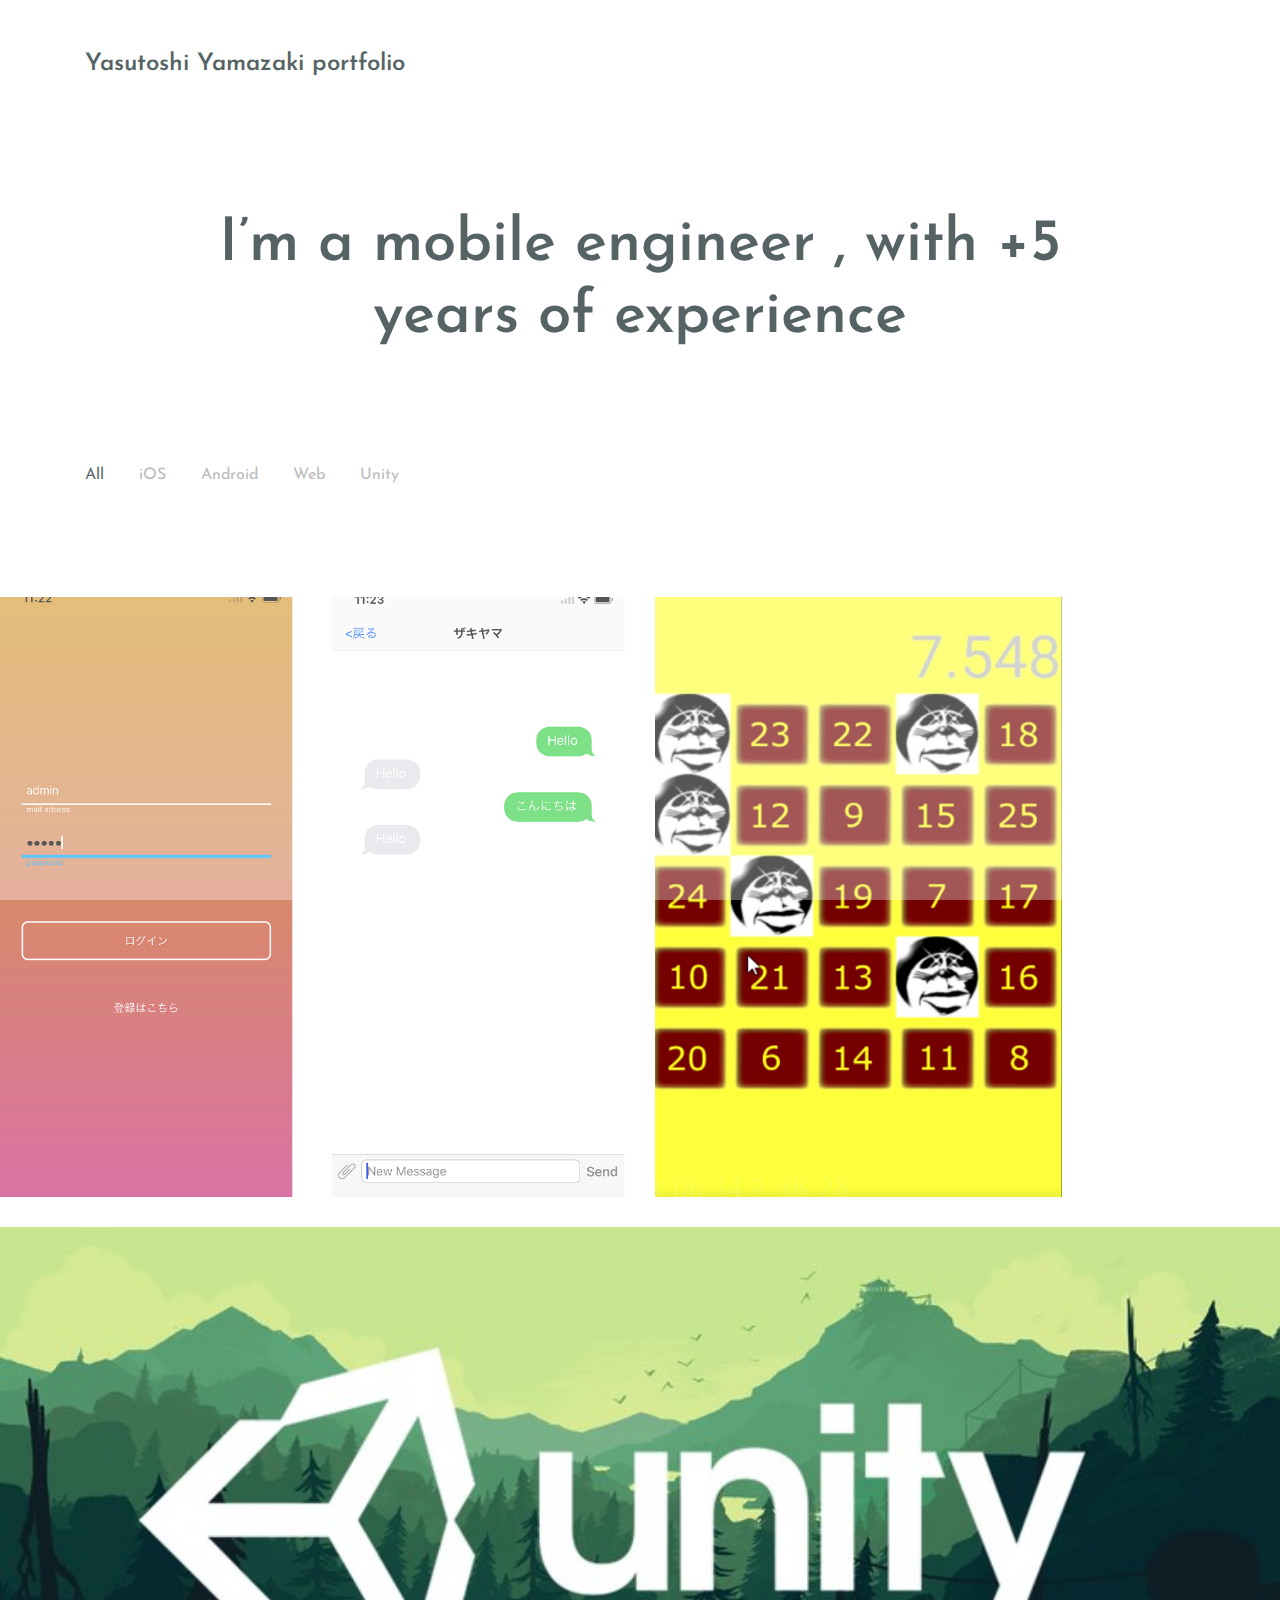
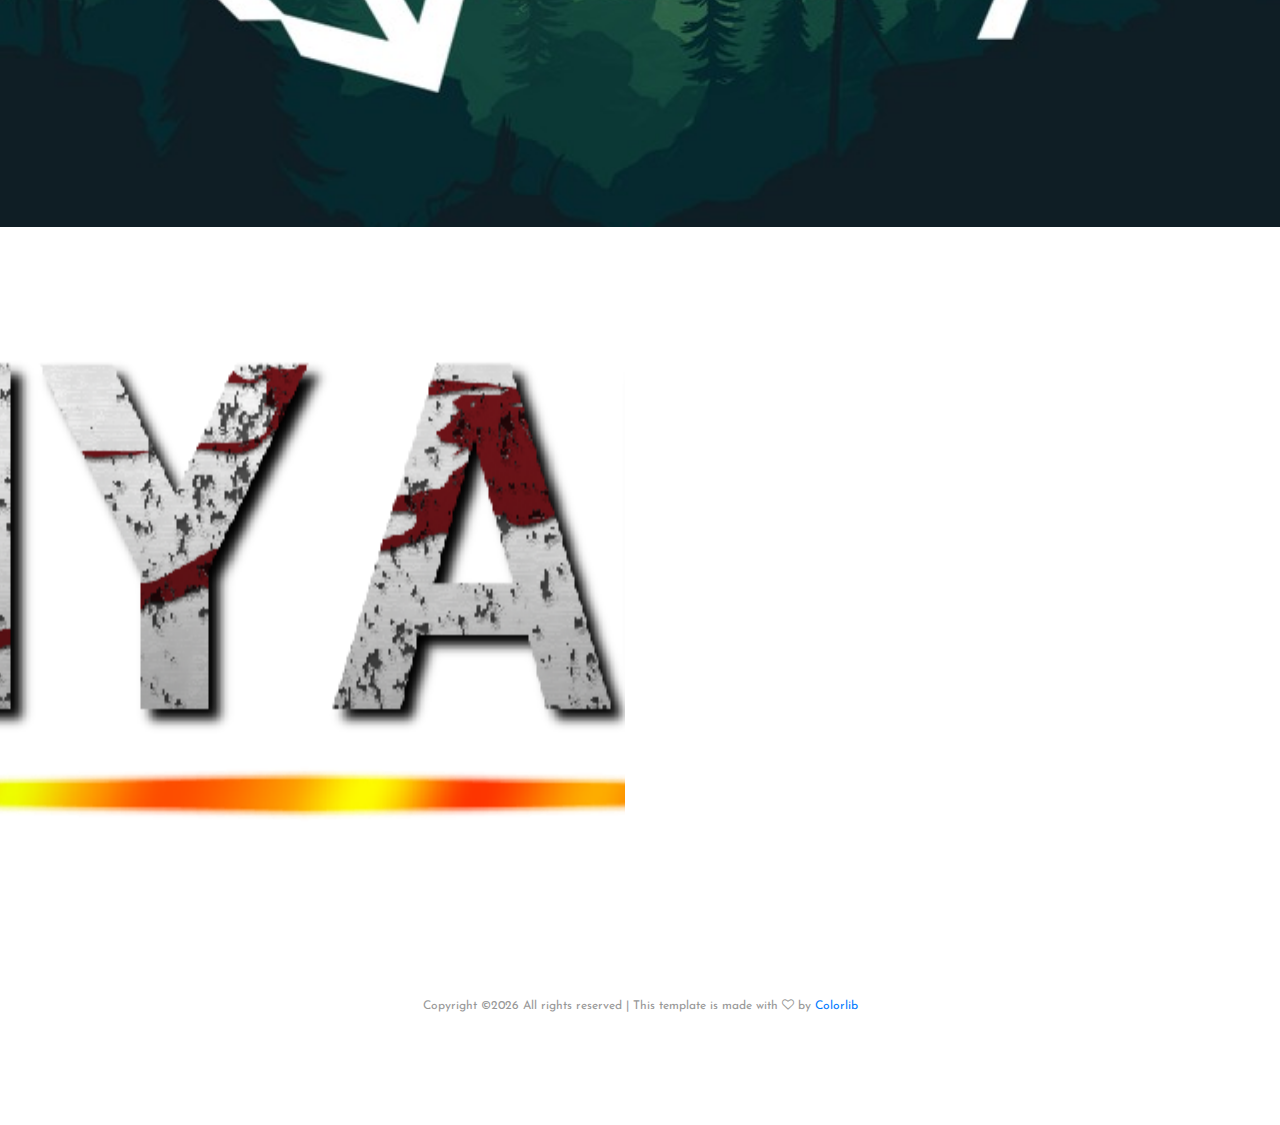
<file: index.html>
<!DOCTYPE html>
<html lang="ja">
<head>
	<title>Yasutoshi Yamazaki portfolio</title>
	<meta charset="UTF-8">
	<meta name="description" content="Riddle - Portfolio Template">
	<meta name="keywords" content="portfolio, riddle, onepage, creative, html">
	<meta name="viewport" content="width=device-width, initial-scale=1.0">
	<!-- Favicon -->   
	<link href="img/favicon.ico" rel="shortcut icon"/>

	<!-- Google Fonts -->
	<link href="https://fonts.googleapis.com/css?family=Josefin+Sans:400,400i,600,600i,700" rel="stylesheet">

	<!-- Stylesheets -->
	<link rel="stylesheet" href="css/bootstrap.min.css"/>
	<link rel="stylesheet" href="css/font-awesome.min.css"/>
	<link rel="stylesheet" href="css/magnific-popup.css"/>
	<link rel="stylesheet" href="css/style.css"/>


	<!--[if lt IE 9]>
	  <script src="https://oss.maxcdn.com/html5shiv/3.7.2/html5shiv.min.js"></script>
	  <script src="https://oss.maxcdn.com/respond/1.4.2/respond.min.js"></script>
	<![endif]-->

</head>
<body>
	<!-- Page Preloder -->
	<div id="preloder">
		<div class="loader"></div>
	</div>

	<!-- header section start -->
	<header class="header-section">
		<div class="container">
			<div class="row">
				<div class="col-lg-4 col-md-3">
					<div class="logo">
						<h2 class="site-logo">Yasutoshi Yamazaki portfolio</h2>
					</div>
				</div>
				<div class="col-lg-8 col-md-9">
					<!--<a href="" class="site-btn header-btn">Get in touch</a>-->
					<nav class="main-menu">
						<ul>
						<!--	<li><a href="home.html">Home</a></li>
							<li><a href="about.html">About</a></li>
							<li><a href="home-2.html">Work</a></li>
							<li><a href="contact.html">Contact</a></li>-->
						</ul>
					</nav>
				</div>
			</div>
		</div>
		<div class="nav-switch">
			<i class="fa fa-bars"></i>
		</div>
	</header>
	<!-- header section end -->

	<!-- intro section start -->
	<section class="intro-section">
		<div class="container text-center">
			<div class="row">
				<div class="col-xl-10 offset-xl-1">
					<h2 class="section-title">I’m a mobile engineer , with +5 years of experience</h2>
				</div>
			</div>
		</div>
	</section>
	<!-- intro section end -->


	<!-- portfolio section start -->
	<section class="portfolio-section">
		<div class="container">
			<ul class="portfolio-filter controls">
				<li class="control" data-filter="all">All</li>
				<li class="control" data-filter=".web">iOS</li>
				<li class="control" data-filter=".digital">Android</li>
				<li class="control" data-filter=".rened">Web</li>
				<li class="control" data-filter=".brand">Unity</li>
			</ul>
		</div>                       
		<div class="container-fluid p-md-0 ">
			<div class="row portfolios-area">
				<div class="mix col-lg-6 col-md-6 web">
					<a href="img/portfolio/1.jpg" class="portfolio-item portfolio-item-inner set-bg" data-setbg="img/portfolio/iOS_Chat.png" data-mfp-src="#ios_chat_inline-popup">
						<div class="pi-inner"><h2>+ See Project</h2></div>
						<div id="ios_chat_inline-popup" class="mfp-hide">
							<div class ="container_message" >
									<h2>チャット（仮）</h2>
									<span>FireBase(RealTimeDetabase)を利用したサーバーレスなチャットアプリです。</br>
										ラインのような便利なツールに仕上げようと思っております。</br>
										今はデザインの一部だけを公開します。</br>
										
										<p class="public_line">近日公開</p></span>
							</div>
						<div class="mfp-close">閉じる</div>
					</div>							
					</a>
				</div>

				<div class="mix col-lg-4 col-md-6 digital">
					<a href="img/portfolio/4.jpg" class="portfolio-item portfolio-item-inner set-bg" data-setbg="img/portfolio/touchthenumber.PNG" data-mfp-src="#touchthenumber_inline-popup">
						<div class="pi-inner"><h2>+ See Project</h2></div>
						<div id="touchthenumber_inline-popup" class="mfp-hide">
							<iframe width="560" height="315" src="https://www.youtube.com/embed/k8Ah7KjO5HY" frameborder="0" allow="autoplay; encrypted-media" allowfullscreen  class="iframe_youtube_center"></iframe>
							<div class ="container_message" >
									<h2>Touch The Number</h2>
									<span>タッチ・ザ・ナンバーズは数字を順に押すだけ！
										数字の配置はゲームごとにランダムで、そのタイムスコアを競います。</span>
							</div>
						<div class="mfp-close">閉じる</div>
					</div>						
					</a>
				</div>

				<div class="mix col-lg-12 col-md-6 brand">
					<a href="img/portfolio/unity.jpg" class="portfolio-item portfolio-item-inner set-bg" data-setbg="img/portfolio/unity.jpg" data-mfp-src="#unity_inline-popup">					
						<div class="pi-inner">	<h2>+ See Project</h2></div>
						<div id="unity_inline-popup" class="mfp-hide">
							<iframe width="560" height="315" src="https://www.youtube.com/embed/Vzqq5hzY4Ck" frameborder="0" allow="autoplay; encrypted-media" allowfullscreen class="iframe_youtube_center"></iframe>
								<div class ="container_message" >
										<h2>Unity Zombie</h2>
										<span>ゾンビゲームです。Unityでの初めての作品です。
										パフォーマンスは良くなくまだ中途半端な状態ですが、今後ブラッシュアップしていく予定です。
										ダウンロードできます。</span>
				                </div>
							<div class="mfp-close">閉じる</div>
						</div>
					</a>
					
				</div>
				<div class="mix col-lg-6 col-md-6 rened">
					<a href="img/portfolio/7.jpg" class="portfolio-item  portfolio-item-inner set-bg" data-setbg="img/portfolio/myam.png"  data-mfp-src="#myam_inline-popup">
						<div class="pi-inner"><h2>+ See Project</h2></div>
						<div id="myam_inline-popup" class="mfp-hide">
							<div class ="container_message" >
									<h2>MYAM</h2>
									<span> ECサイトです。
										PHP,MySQL,HTML5,CSSを使用しフルスクラッチしました。</br>
										
										http://myproec.webcrow.jp/index.php</span>
							</div>
						<div class="mfp-close">閉じる</div>
					</div>						
					</a>
				</div>
			<!--	<div class="mix col-lg-6 col-md-6 brand">
					<a href="img/portfolio/8.jpg" class="portfolio-item set-bg" data-setbg="img/portfolio/8.jpg">
						<div class="pi-inner">
							<h2>+ See Project</h2>
						</div>						
					</a>
				</div>-->
			</div>
		</div>
	</section>
	<!-- portfolio section end -->


	<!-- footer section start -->
	<footer class="footer-section text-center">
		<!--<div class="container">
			<h2 class="section-title mb-5">Let’s work together</h2>
			<a href="" class="site-btn">Get in touch</a>
			<div class="social-links">
				<a href=""><span class="fa fa-pinterest"></span></a>
				<a href=""><span class="fa fa-linkedin"></span></a>
				<a href=""><span class="fa fa-instagram"></span></a>
				<a href=""><span class="fa fa-facebook"></span></a>
				<a href=""><span class="fa fa-twitter"></span></a>
			</div>-->
			<div class="copyright"><!-- Link back to Colorlib can't be removed. Template is licensed under CC BY 3.0. -->
Copyright &copy;<script>document.write(new Date().getFullYear());</script> All rights reserved | This template is made with <i class="fa fa-heart-o" aria-hidden="true"></i> by <a href="https://colorlib.com" target="_blank">Colorlib</a>
<!-- Link back to Colorlib can't be removed. Template is licensed under CC BY 3.0. -->
</div>
		</div>
	</footer>
	<!-- footer section end -->



	<!--====== Javascripts & Jquery ======-->
	<script src="js/jquery-2.1.4.min.js"></script>
	<script src="js/bootstrap.min.js"></script>
	<script src="js/mixitup.min.js"></script>
	<script src="js/magnific-popup.min.js"></script>
	<script src="js/main.js"></script>
</body>
</html>
</file>
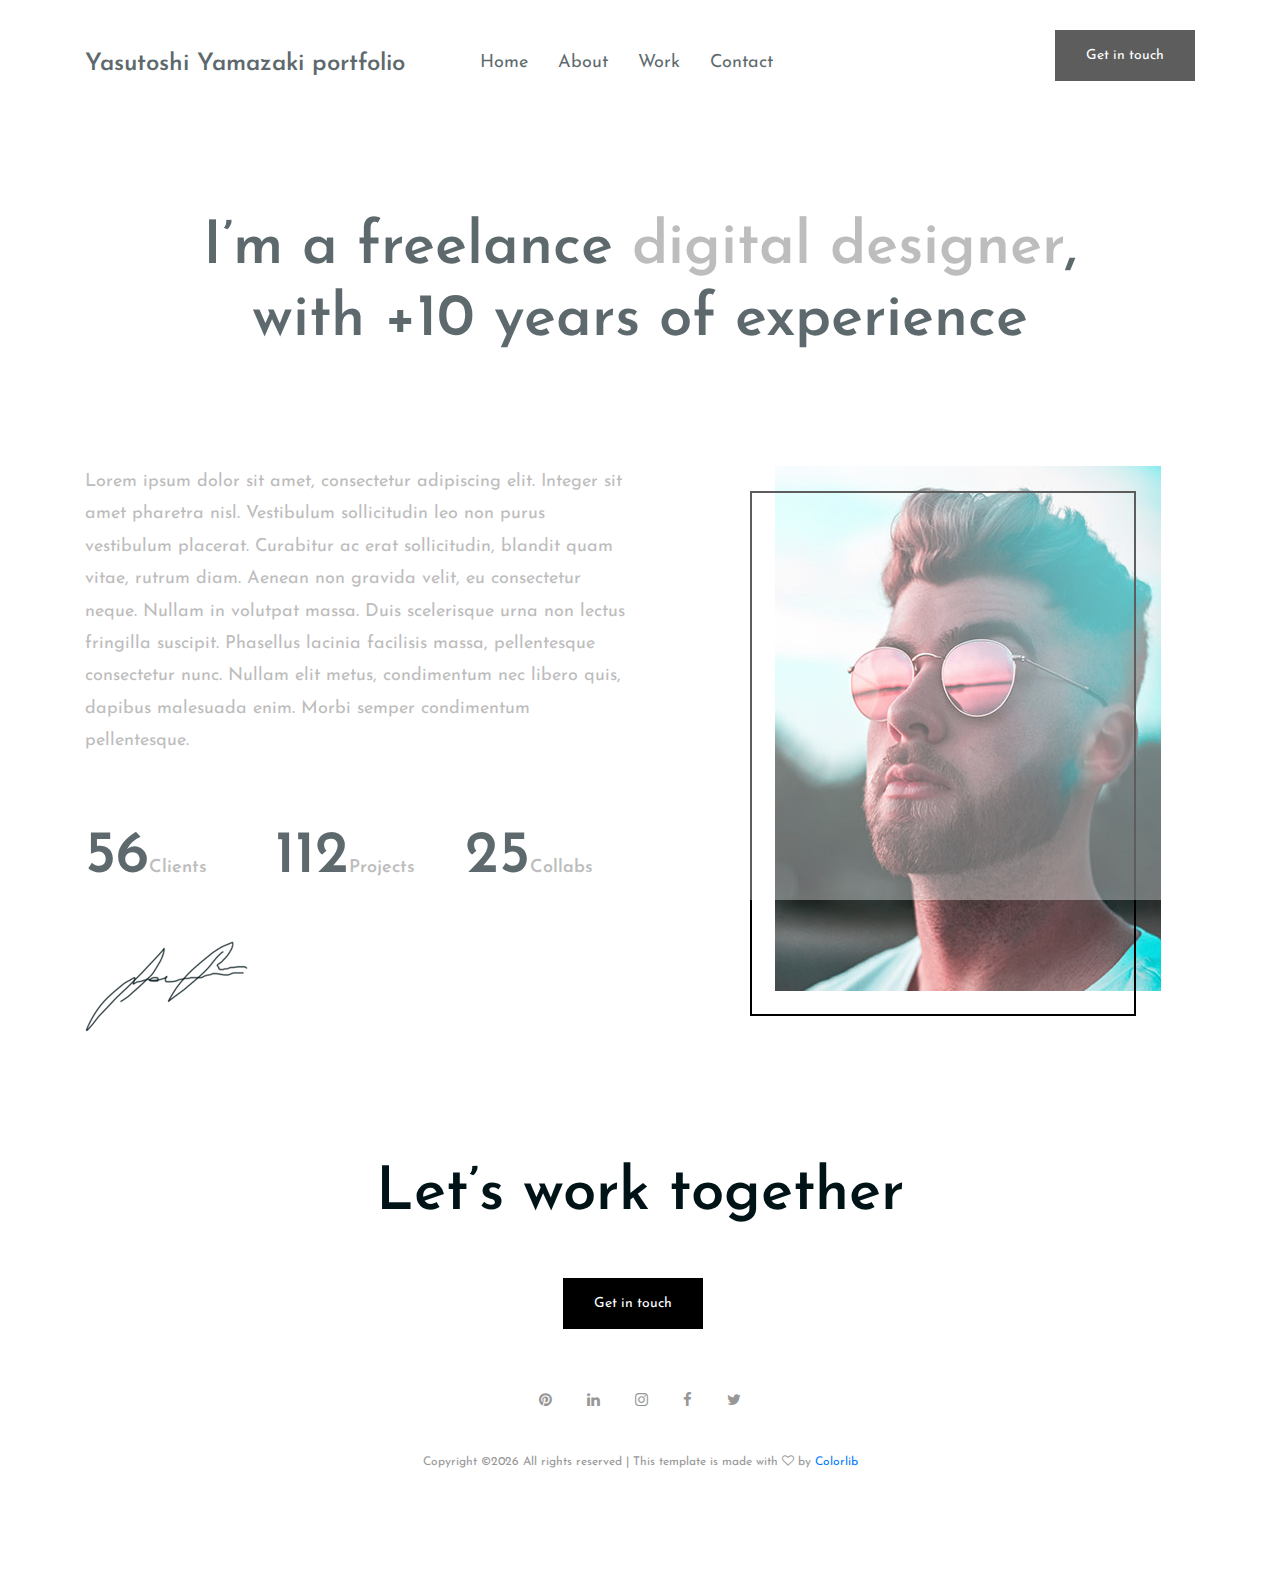
<file: about.html>
<!DOCTYPE html>
<html lang="en">
<head>
	<title>Yasutoshi Yamazaki portfolio</title>
	<meta charset="UTF-8">
	<meta name="description" content="Riddle - Portfolio Template">
	<meta name="keywords" content="portfolio, riddle, onepage, creative, html">
	<meta name="viewport" content="width=device-width, initial-scale=1.0">
	<!-- Favicon -->   
	<link href="img/favicon.ico" rel="shortcut icon"/>

	<!-- Google Fonts -->
	<link href="https://fonts.googleapis.com/css?family=Josefin+Sans:400,400i,600,600i,700" rel="stylesheet">

	<!-- Stylesheets -->
	<link rel="stylesheet" href="css/bootstrap.min.css"/>
	<link rel="stylesheet" href="css/font-awesome.min.css"/>
	<link rel="stylesheet" href="css/style.css"/>


	<!--[if lt IE 9]>
	  <script src="https://oss.maxcdn.com/html5shiv/3.7.2/html5shiv.min.js"></script>
	  <script src="https://oss.maxcdn.com/respond/1.4.2/respond.min.js"></script>
	<![endif]-->

</head>
<body>
	<!-- Page Preloder -->
	<div id="preloder">
		<div class="loader"></div>
	</div>
	
	<!-- header section start -->
	<header class="header-section">
		<div class="container">
			<div class="row">
				<div class="col-lg-4 col-md-3">
					<div class="logo">
						<h2 class="site-logo">Yasutoshi Yamazaki portfolio</h2>
					</div>
				</div>
				<div class="col-lg-8 col-md-9">
					<a href="" class="site-btn header-btn">Get in touch</a>
					<nav class="main-menu">
						<ul>
							<li><a href="home.html">Home</a></li>
							<li><a href="about.html">About</a></li>
							<li><a href="home-2.html">Work</a></li>
							<li><a href="contact.html">Contact</a></li>
						</ul>
					</nav>
				</div>
			</div>
		</div>
		<div class="nav-switch">
			<i class="fa fa-bars"></i>
		</div>
	</header>
	<!-- header section end -->

	<!-- intro section start -->
	<section class="intro-section">
		<div class="container text-center">
			<div class="row">
				<div class="col-xl-10 offset-xl-1">
					<h2 class="section-title">I’m a freelance <span>digital designer</span>, with +10 years of experience</h2>
				</div>
			</div>
		</div>
	</section>
	<!-- intro section end -->


	<!-- page section start -->
	<section class="page-section">
		<div class="container">
			<div class="row">
				<div class="col-lg-6">
					<p>Lorem ipsum dolor sit amet, consectetur adipiscing elit. Integer sit amet pharetra nisl. Vestibulum sollicitudin leo non purus vestibulum placerat. Curabitur ac erat sollicitudin, blandit quam vitae, rutrum diam. Aenean non gravida velit, eu consectetur neque. Nullam in volutpat massa. Duis scelerisque urna non lectus fringilla suscipit. Phasellus lacinia facilisis massa, pellentesque consectetur nunc. Nullam elit metus, condimentum nec libero quis, dapibus malesuada enim. Morbi semper condimentum pellentesque. </p>
					<div class="row mt-5">
						<div class="col-md-4">
							<div class="milestone">
								<h2>56<span>Clients</span></h2>
							</div>
						</div>
						<div class="col-md-4">
							<div class="milestone">
								<h2>112<span>Projects</span></h2>
							</div>
						</div>
						<div class="col-md-4">
							<div class="milestone">
								<h2>25<span>Collabs</span></h2>
							</div>
						</div>
					</div>
					<figure class="mt-5">
						<img src="img/sign.png" alt="">
					</figure>
				</div>
				<div class="col-lg-5 offset-lg-1">
					<figure class="pic-frame">
						<img src="img/about.jpg" alt="">
					</figure>
				</div>
			</div>
		</div>
	</section>
	<!-- page section end -->

	<!-- footer section start -->
	<footer class="footer-section text-center">
		<div class="container">
			<h2 class="section-title mb-5">Let’s work together</h2>
			<a href="" class="site-btn">Get in touch</a>
			<div class="social-links">
				<a href=""><span class="fa fa-pinterest"></span></a>
				<a href=""><span class="fa fa-linkedin"></span></a>
				<a href=""><span class="fa fa-instagram"></span></a>
				<a href=""><span class="fa fa-facebook"></span></a>
				<a href=""><span class="fa fa-twitter"></span></a>
			</div>
			<div class="copyright"><!-- Link back to Colorlib can't be removed. Template is licensed under CC BY 3.0. -->
Copyright &copy;<script>document.write(new Date().getFullYear());</script> All rights reserved | This template is made with <i class="fa fa-heart-o" aria-hidden="true"></i> by <a href="https://colorlib.com" target="_blank">Colorlib</a>
<!-- Link back to Colorlib can't be removed. Template is licensed under CC BY 3.0. -->
</div>
		</div>
	</footer>
	<!-- footer section end -->


	<!--====== Javascripts & Jquery ======-->
	<script src="js/jquery-2.1.4.min.js"></script>
	<script src="js/bootstrap.min.js"></script>
	<script src="js/mixitup.min.js"></script>
	<script src="js/magnific-popup.min.js"></script>
	<script src="js/main.js"></script>
</body>
</html>
</file>
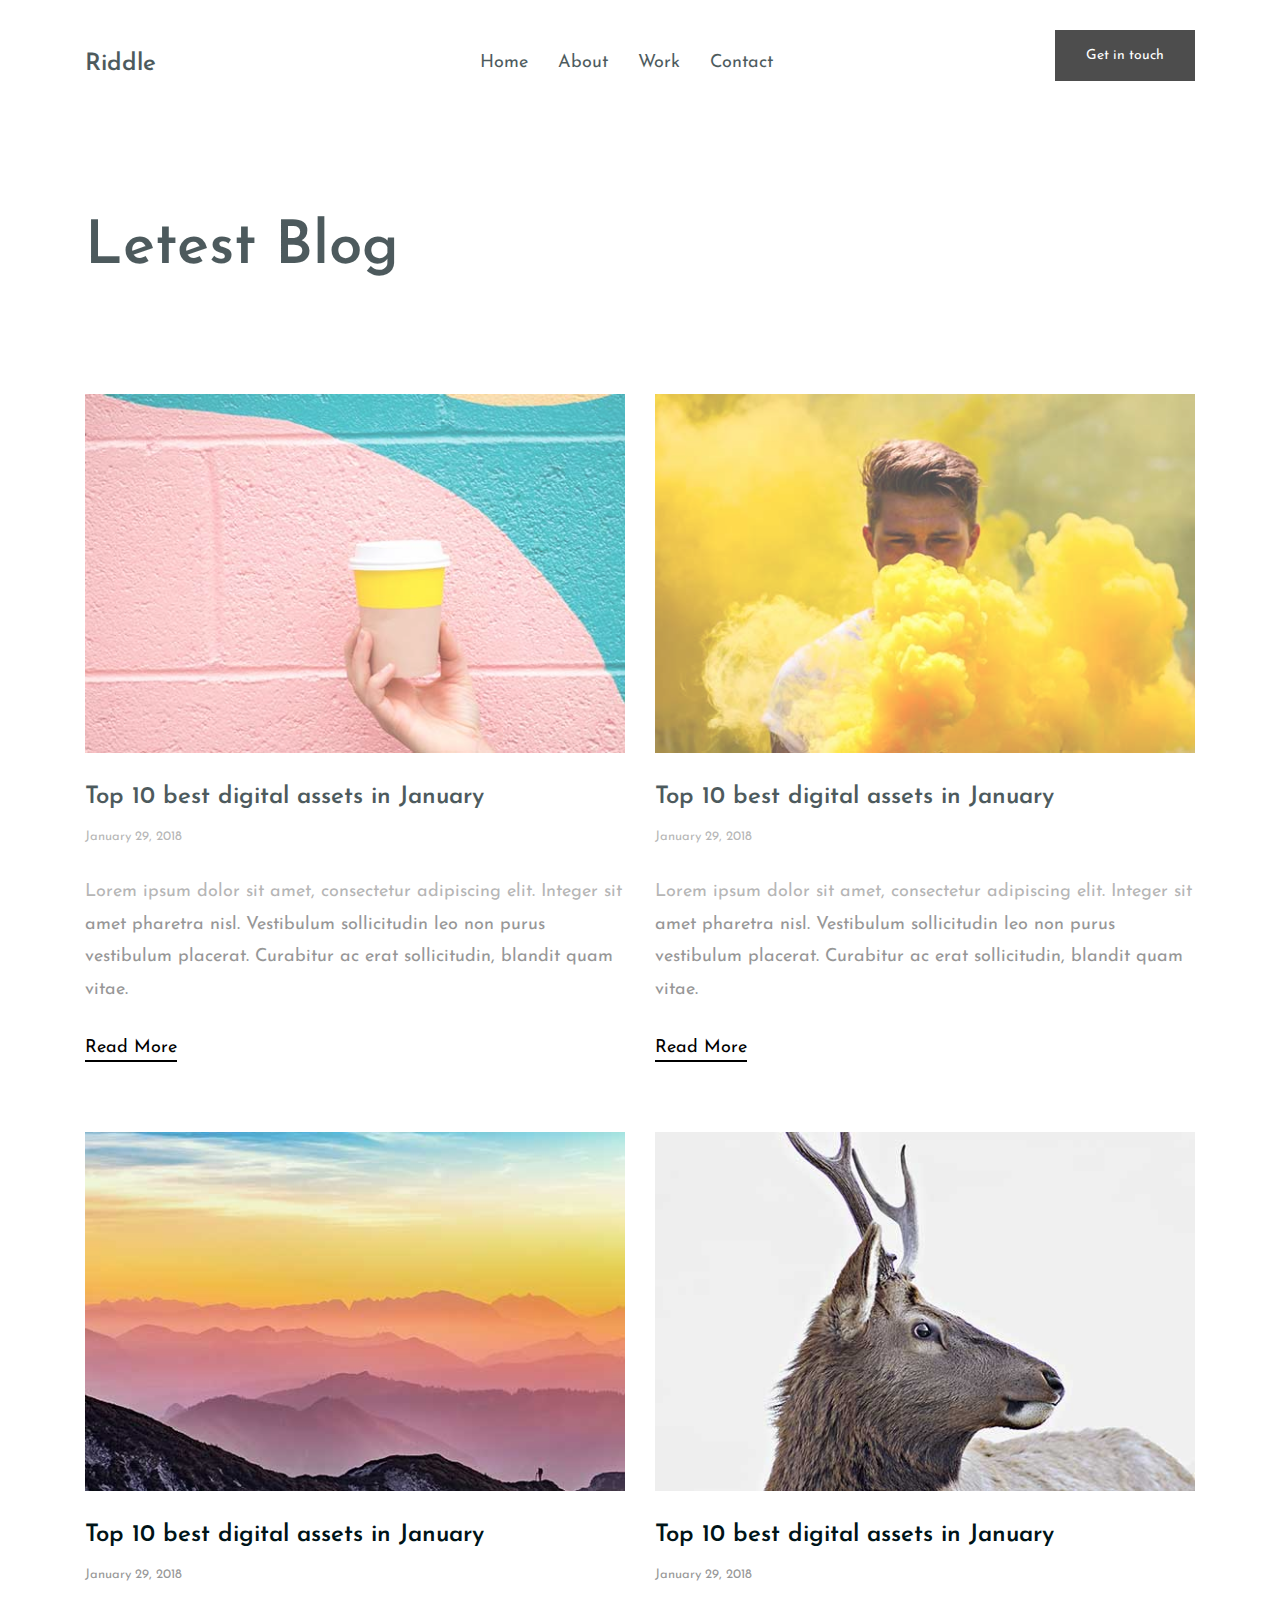
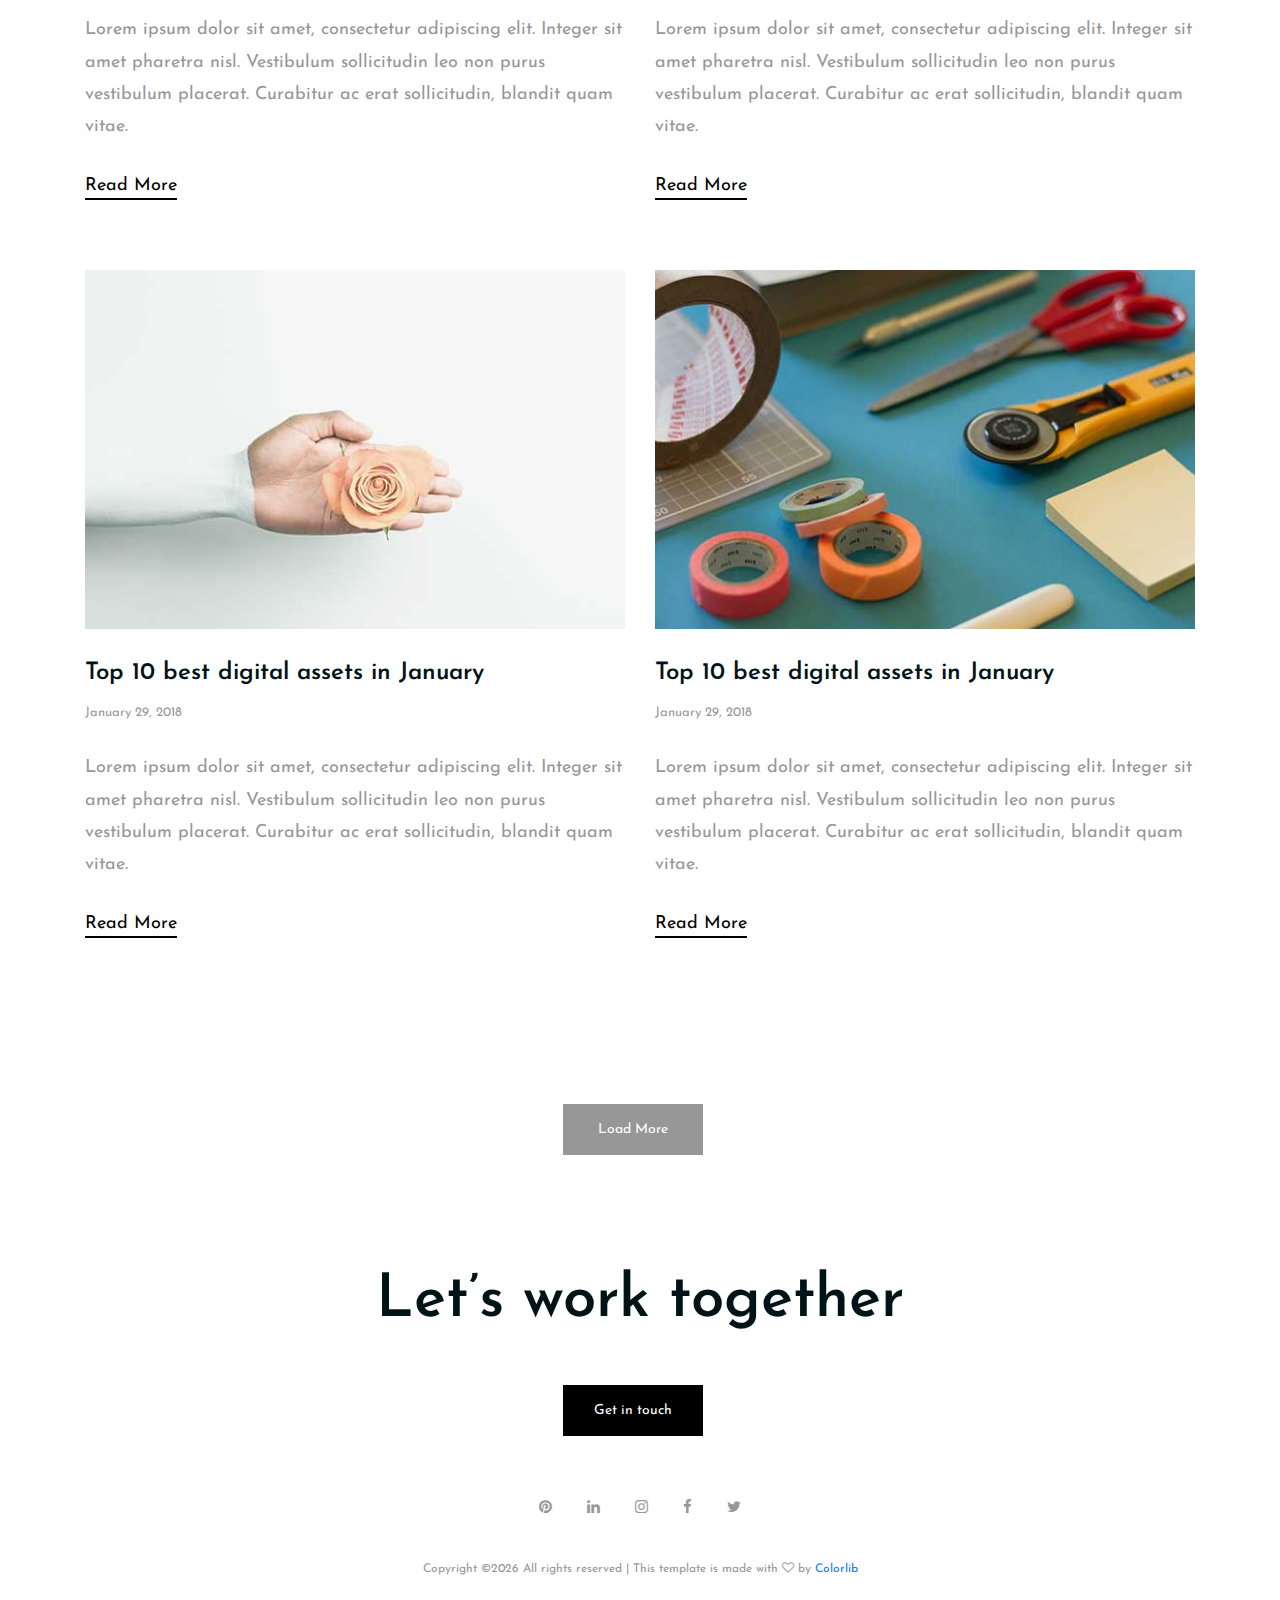
<file: blog.html>
<!DOCTYPE html>
<html lang="en">
<head>
	<title>Riddle - Portfolio Template</title>
	<meta charset="UTF-8">
	<meta name="description" content="Riddle - Portfolio Template">
	<meta name="keywords" content="portfolio, riddle, onepage, creative, html">
	<meta name="viewport" content="width=device-width, initial-scale=1.0">
	<!-- Favicon -->   
	<link href="img/favicon.ico" rel="shortcut icon"/>

	<!-- Google Fonts -->
	<link href="https://fonts.googleapis.com/css?family=Josefin+Sans:400,400i,600,600i,700" rel="stylesheet">

	<!-- Stylesheets -->
	<link rel="stylesheet" href="css/bootstrap.min.css"/>
	<link rel="stylesheet" href="css/font-awesome.min.css"/>
	<link rel="stylesheet" href="css/style.css"/>


	<!--[if lt IE 9]>
	  <script src="https://oss.maxcdn.com/html5shiv/3.7.2/html5shiv.min.js"></script>
	  <script src="https://oss.maxcdn.com/respond/1.4.2/respond.min.js"></script>
	<![endif]-->

</head>
<body>
	<!-- Page Preloder -->
	<div id="preloder">
		<div class="loader"></div>
	</div>
	
	<!-- header section start -->
	<header class="header-section">
		<div class="container">
			<div class="row">
				<div class="col-lg-4 col-md-3">
					<div class="logo">
						<h2 class="site-logo">Riddle</h2>
					</div>
				</div>
				<div class="col-lg-8 col-md-9">
					<a href="" class="site-btn header-btn">Get in touch</a>
					<nav class="main-menu">
						<ul>
							<li><a href="home.html">Home</a></li>
							<li><a href="about.html">About</a></li>
							<li><a href="home-2.html">Work</a></li>
							<li><a href="contact.html">Contact</a></li>
						</ul>
					</nav>
				</div>
			</div>
		</div>
		<div class="nav-switch">
			<i class="fa fa-bars"></i>
		</div>
	</header>
	<!-- header section end -->

	<!-- intro section start -->
	<section class="intro-section">
		<div class="container">
			<div class="row">
				<div class="col-12">
					<h2 class="section-title">Letest Blog</h2>
				</div>
			</div>
		</div>
	</section>
	<!-- intro section end -->


	<!-- page section start -->
	<div class="page-section">
		<div class="container">
			<div class="row mb-5">
				<!-- blog item -->
				<div class="col-md-6">
					<div class="blog-item">
						<figure class="thumb">
							<img src="img/blog/1.jpg" alt="">
						</figure>
						<article class="blog-content">
							<h2>Top 10 best digital assets in January</h2>
							<div class="blog-meta">January 29, 2018</div>
							<p>Lorem ipsum dolor sit amet, consectetur adipiscing elit. Integer sit amet pharetra nisl. Vestibulum sollicitudin leo non purus vestibulum placerat. Curabitur ac erat sollicitudin, blandit quam vitae.</p>
							<a href="" class="read-more">Read More</a>
						</article>
					</div>
				</div>
				<!-- blog item -->
				<div class="col-md-6">
					<div class="blog-item">
						<figure class="thumb">
							<img src="img/blog/2.jpg" alt="">
						</figure>
						<article class="blog-content">
							<h2>Top 10 best digital assets in January</h2>
							<div class="blog-meta">January 29, 2018</div>
							<p>Lorem ipsum dolor sit amet, consectetur adipiscing elit. Integer sit amet pharetra nisl. Vestibulum sollicitudin leo non purus vestibulum placerat. Curabitur ac erat sollicitudin, blandit quam vitae.</p>
							<a href="" class="read-more">Read More</a>
						</article>
					</div>
				</div>
				<!-- blog item -->
				<div class="col-md-6">
					<div class="blog-item">
						<figure class="thumb">
							<img src="img/blog/3.jpg" alt="">
						</figure>
						<article class="blog-content">
							<h2>Top 10 best digital assets in January</h2>
							<div class="blog-meta">January 29, 2018</div>
							<p>Lorem ipsum dolor sit amet, consectetur adipiscing elit. Integer sit amet pharetra nisl. Vestibulum sollicitudin leo non purus vestibulum placerat. Curabitur ac erat sollicitudin, blandit quam vitae.</p>
							<a href="" class="read-more">Read More</a>
						</article>
					</div>
				</div>
				<!-- blog item -->
				<div class="col-md-6">
					<div class="blog-item">
						<figure class="thumb">
							<img src="img/blog/4.jpg" alt="">
						</figure>
						<article class="blog-content">
							<h2>Top 10 best digital assets in January</h2>
							<div class="blog-meta">January 29, 2018</div>
							<p>Lorem ipsum dolor sit amet, consectetur adipiscing elit. Integer sit amet pharetra nisl. Vestibulum sollicitudin leo non purus vestibulum placerat. Curabitur ac erat sollicitudin, blandit quam vitae.</p>
							<a href="" class="read-more">Read More</a>
						</article>
					</div>
				</div>
				<!-- blog item -->
				<div class="col-md-6">
					<div class="blog-item">
						<figure class="thumb">
							<img src="img/blog/5.jpg" alt="">
						</figure>
						<article class="blog-content">
							<h2>Top 10 best digital assets in January</h2>
							<div class="blog-meta">January 29, 2018</div>
							<p>Lorem ipsum dolor sit amet, consectetur adipiscing elit. Integer sit amet pharetra nisl. Vestibulum sollicitudin leo non purus vestibulum placerat. Curabitur ac erat sollicitudin, blandit quam vitae.</p>
							<a href="" class="read-more">Read More</a>
						</article>
					</div>
				</div>
				<!-- blog item -->
				<div class="col-md-6">
					<div class="blog-item">
						<figure class="thumb">
							<img src="img/blog/6.jpg" alt="">
						</figure>
						<article class="blog-content">
							<h2>Top 10 best digital assets in January</h2>
							<div class="blog-meta">January 29, 2018</div>
							<p>Lorem ipsum dolor sit amet, consectetur adipiscing elit. Integer sit amet pharetra nisl. Vestibulum sollicitudin leo non purus vestibulum placerat. Curabitur ac erat sollicitudin, blandit quam vitae.</p>
							<a href="" class="read-more">Read More</a>
						</article>
					</div>
				</div>
			</div>
			<div class="text-center pt-5">
				<button class="site-btn btn-fade">Load More</button>
			</div>
		</div>
	</div>
	<!-- page section end -->

	<!-- footer section start -->
	<footer class="footer-section text-center">
		<div class="container">
			<h2 class="section-title mb-5">Let’s work together</h2>
			<a href="" class="site-btn">Get in touch</a>
			<div class="social-links">
				<a href=""><span class="fa fa-pinterest"></span></a>
				<a href=""><span class="fa fa-linkedin"></span></a>
				<a href=""><span class="fa fa-instagram"></span></a>
				<a href=""><span class="fa fa-facebook"></span></a>
				<a href=""><span class="fa fa-twitter"></span></a>
			</div>
			<div class="copyright"><!-- Link back to Colorlib can't be removed. Template is licensed under CC BY 3.0. -->
Copyright &copy;<script>document.write(new Date().getFullYear());</script> All rights reserved | This template is made with <i class="fa fa-heart-o" aria-hidden="true"></i> by <a href="https://colorlib.com" target="_blank">Colorlib</a>
<!-- Link back to Colorlib can't be removed. Template is licensed under CC BY 3.0. -->
</div>
		</div>
	</footer>
	<!-- footer section end -->



	<!--====== Javascripts & Jquery ======-->
	<script src="js/jquery-2.1.4.min.js"></script>
	<script src="js/bootstrap.min.js"></script>
	<script src="js/mixitup.min.js"></script>
	<script src="js/magnific-popup.min.js"></script>
	<script src="js/main.js"></script>
</body>
</html>
</file>
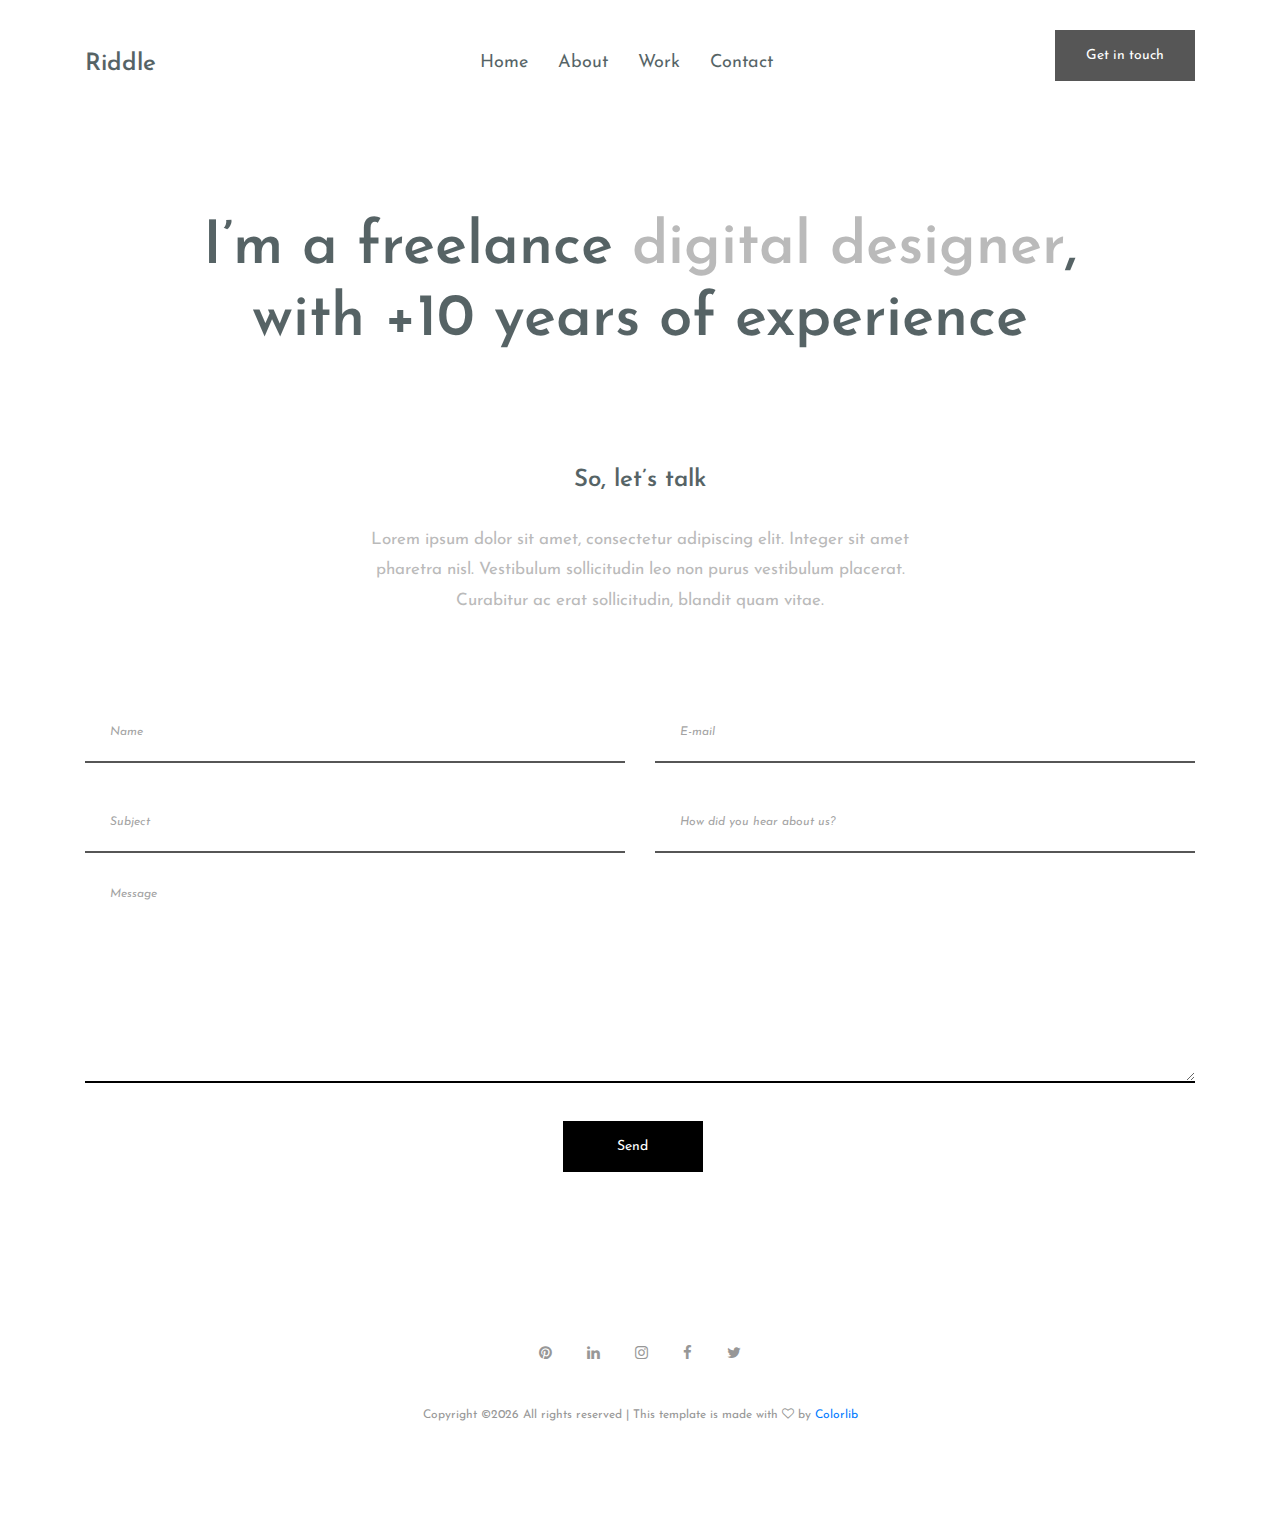
<file: contact.html>
<!DOCTYPE html>
<html lang="en">
<head>
	<title>Riddle - Portfolio Template</title>
	<meta charset="UTF-8">
	<meta name="description" content="Riddle - Portfolio Template">
	<meta name="keywords" content="portfolio, riddle, onepage, creative, html">
	<meta name="viewport" content="width=device-width, initial-scale=1.0">
	<!-- Favicon -->   
	<link href="img/favicon.ico" rel="shortcut icon"/>

	<!-- Google Fonts -->
	<link href="https://fonts.googleapis.com/css?family=Josefin+Sans:400,400i,600,600i,700" rel="stylesheet">

	<!-- Stylesheets -->
	<link rel="stylesheet" href="css/bootstrap.min.css"/>
	<link rel="stylesheet" href="css/font-awesome.min.css"/>
	<link rel="stylesheet" href="css/style.css"/>


	<!--[if lt IE 9]>
	  <script src="https://oss.maxcdn.com/html5shiv/3.7.2/html5shiv.min.js"></script>
	  <script src="https://oss.maxcdn.com/respond/1.4.2/respond.min.js"></script>
	<![endif]-->

</head>
<body>
	<!-- Page Preloder -->
	<div id="preloder">
		<div class="loader"></div>
	</div>
	
	<!-- header section start -->
	<header class="header-section">
		<div class="container">
			<div class="row">
				<div class="col-lg-4 col-md-3">
					<div class="logo">
						<h2 class="site-logo">Riddle</h2>
					</div>
				</div>
				<div class="col-lg-8 col-md-9">
					<a href="" class="site-btn header-btn">Get in touch</a>
					<nav class="main-menu">
						<ul>
							<li><a href="home.html">Home</a></li>
							<li><a href="about.heml">About</a></li>
							<li><a href="home-2.html">Work</a></li>
							<li><a href="contact.html">Contact</a></li>
						</ul>
					</nav>
				</div>
			</div>
		</div>
		<div class="nav-switch">
			<i class="fa fa-bars"></i>
		</div>
	</header>
	<!-- header section end -->

	<!-- intro section start -->
	<section class="intro-section">
		<div class="container text-center">
			<div class="row">
				<div class="col-xl-10 offset-xl-1">
					<h2 class="section-title">I’m a freelance <span>digital designer</span>, with +10 years of experience</h2>
				</div>
			</div>
		</div>
	</section>
	<!-- intro section end -->


	<!-- page section start -->
	<section class="page-section">
		<div class="container">
			<div class="row">
				<div class="col-lg-6 offset-lg-3 contect-tect">
					<h2>So, let’s talk</h2>
					<p>Lorem ipsum dolor sit amet, consectetur adipiscing elit. Integer sit amet pharetra nisl. Vestibulum sollicitudin leo non purus vestibulum placerat. Curabitur ac erat sollicitudin, blandit quam vitae.</p>
				</div>
			</div>
			<form class="contact-form">
				<div class="row">
					<div class="col-md-6">
						<input type="text" placeholder="Name">
					</div>
					<div class="col-md-6">
						<input type="text" placeholder="E-mail">
					</div>
					<div class="col-md-6">
						<input type="text" placeholder="Subject">
					</div>
					<div class="col-md-6">
						<input type="text" placeholder="How did you hear about us?">
					</div>
					<div class="col-md-12">
						<textarea placeholder="Message"></textarea>
					</div>
				</div>
				<div class="text-center">
					<button class="site-btn">Send</button>
				</div>
			</form>
		</div>
	</section>
	<!-- page section end -->

	<!-- footer section start -->
	<footer class="footer-section text-center">
		<div class="container">
			<div class="social-links">
				<a href=""><span class="fa fa-pinterest"></span></a>
				<a href=""><span class="fa fa-linkedin"></span></a>
				<a href=""><span class="fa fa-instagram"></span></a>
				<a href=""><span class="fa fa-facebook"></span></a>
				<a href=""><span class="fa fa-twitter"></span></a>
			</div>
			<div class="copyright"><!-- Link back to Colorlib can't be removed. Template is licensed under CC BY 3.0. -->
Copyright &copy;<script>document.write(new Date().getFullYear());</script> All rights reserved | This template is made with <i class="fa fa-heart-o" aria-hidden="true"></i> by <a href="https://colorlib.com" target="_blank">Colorlib</a>
<!-- Link back to Colorlib can't be removed. Template is licensed under CC BY 3.0. -->
</div>
		</div>
	</footer>
	<!-- footer section end -->


	<!--====== Javascripts & Jquery ======-->
	<script src="js/jquery-2.1.4.min.js"></script>
	<script src="js/bootstrap.min.js"></script>
	<script src="js/mixitup.min.js"></script>
	<script src="js/magnific-popup.min.js"></script>
	<script src="js/main.js"></script>
</body>
</html>
</file>
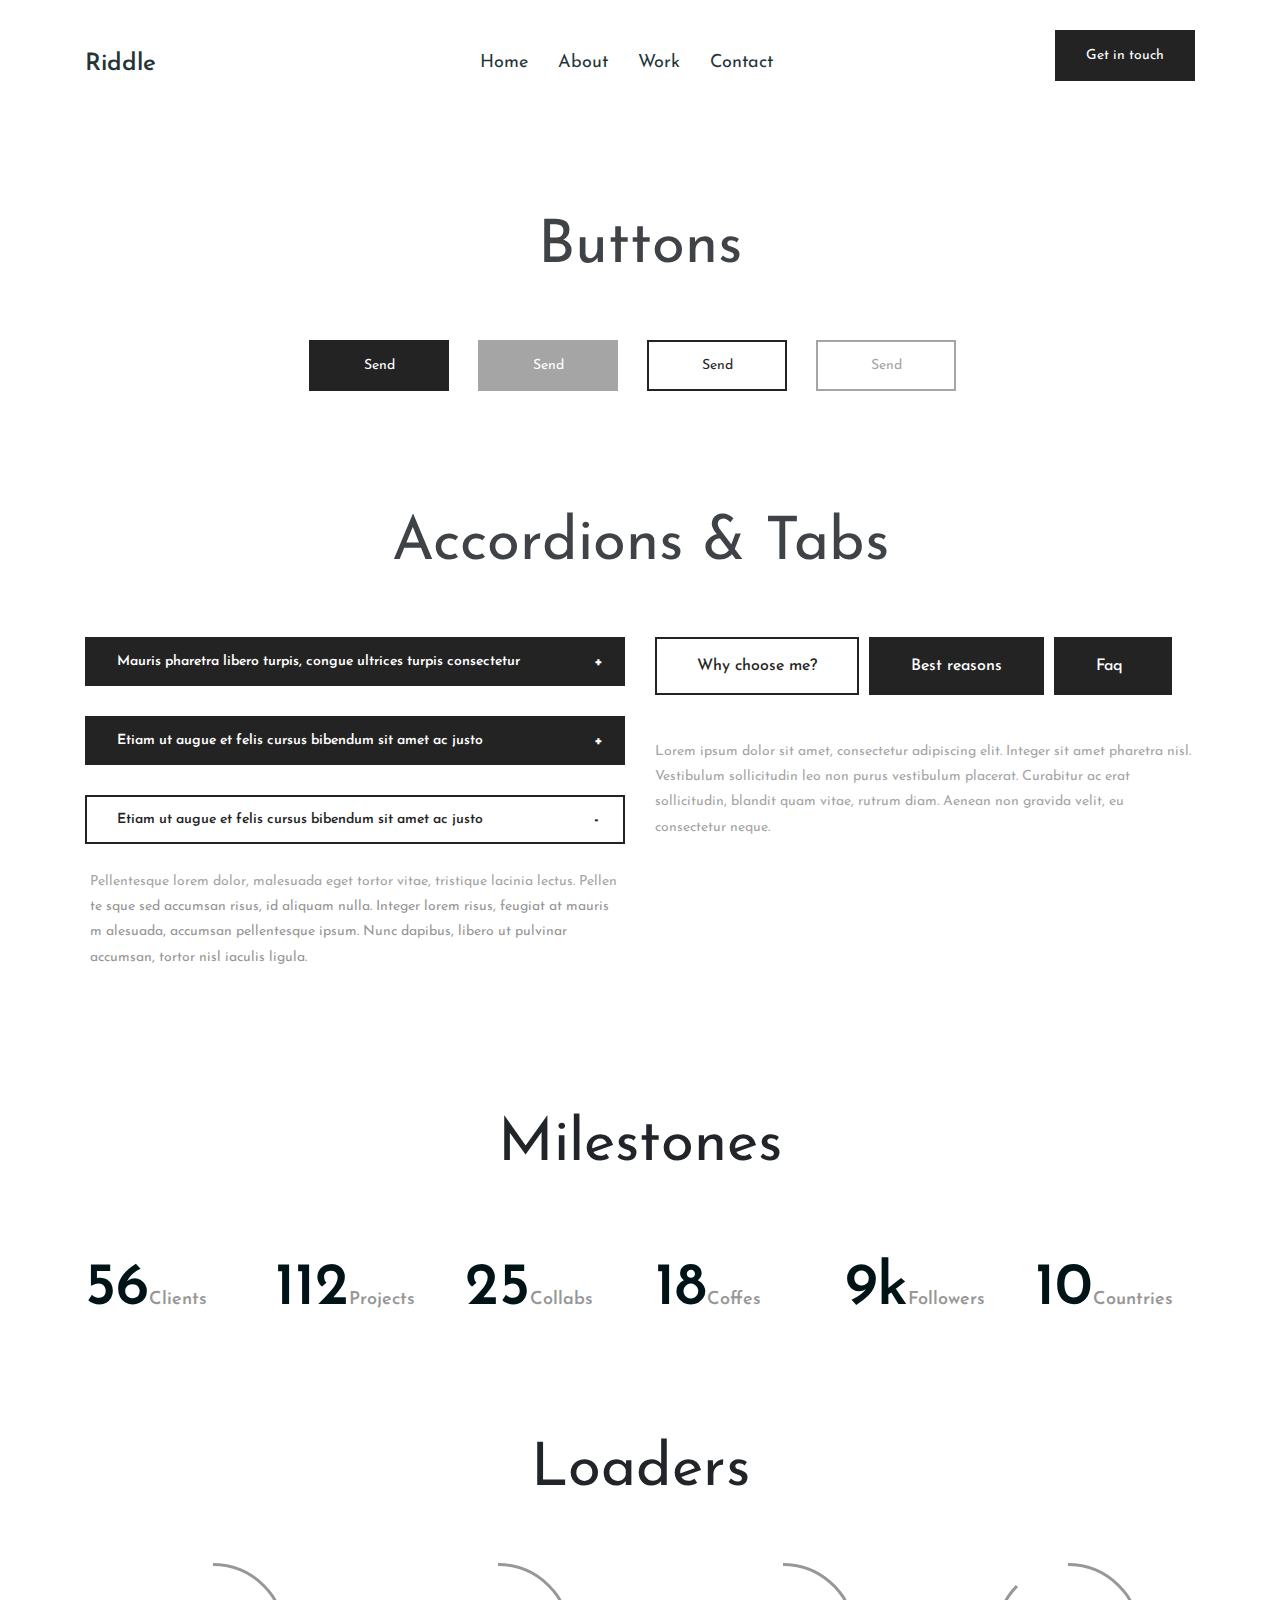
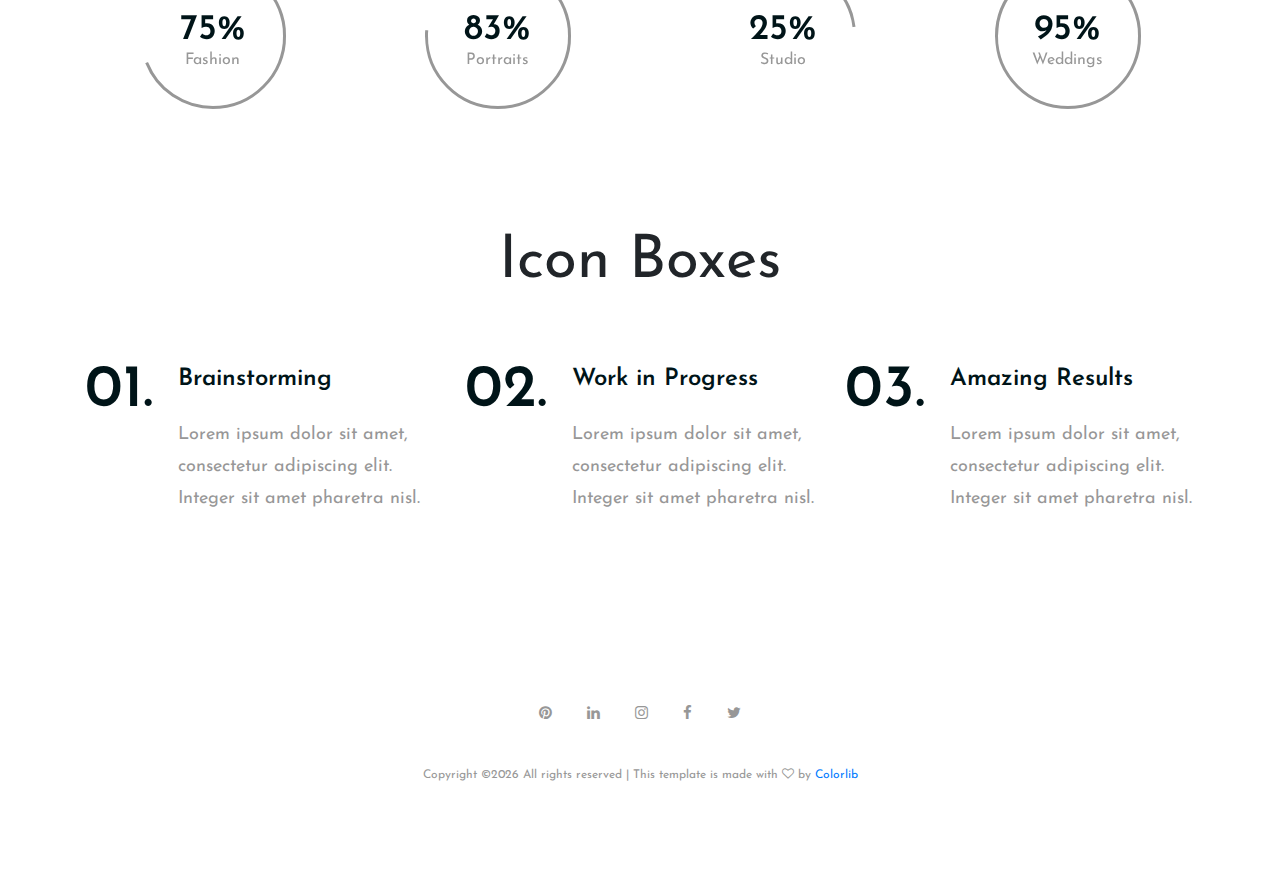
<file: elements.html>
<!DOCTYPE html>
<html lang="en">
<head>
	<title>Riddle - Portfolio Template</title>
	<meta charset="UTF-8">
	<meta name="description" content="Riddle - Portfolio Template">
	<meta name="keywords" content="portfolio, riddle, onepage, creative, html">
	<meta name="viewport" content="width=device-width, initial-scale=1.0">
	<!-- Favicon -->   
	<link href="img/favicon.ico" rel="shortcut icon"/>

	<!-- Google Fonts -->
	<link href="https://fonts.googleapis.com/css?family=Josefin+Sans:400,400i,600,600i,700" rel="stylesheet">

	<!-- Stylesheets -->
	<link rel="stylesheet" href="css/bootstrap.min.css"/>
	<link rel="stylesheet" href="css/font-awesome.min.css"/>
	<link rel="stylesheet" href="css/style.css"/>


	<!--[if lt IE 9]>
	  <script src="https://oss.maxcdn.com/html5shiv/3.7.2/html5shiv.min.js"></script>
	  <script src="https://oss.maxcdn.com/respond/1.4.2/respond.min.js"></script>
	<![endif]-->

</head>
<body>
	<!-- Page Preloder -->
	<div id="preloder">
		<div class="loader"></div>
	</div>

	<!-- header section start -->
	<header class="header-section">
		<div class="container">
			<div class="row">
				<div class="col-lg-4">
					<div class="logo">
						<h2 class="site-logo">Riddle</h2>
					</div>
				</div>
				<div class="col-lg-8">
					<a href="" class="site-btn header-btn">Get in touch</a>
					<nav class="main-menu">
						<ul>
							<li><a href="home.html">Home</a></li>
							<li><a href="about.html">About</a></li>
							<li><a href="home-2.html">Work</a></li>
							<li><a href="contact.html">Contact</a></li>
						</ul>
					</nav>
				</div>
			</div>
		</div>
	</header>
	<!-- header section end -->

	<!-- page section start -->
	<section class="page-section pt100">
		<div class="container">
			<div class="element">
				<div class="text-center">
					<div class="section-title mb-5">Buttons</div>
					<div class="buttons">
						<button class="site-btn sb-dark mr-4 mb-2">Send</button>
						<button class="site-btn btn-fade mr-4 mb-2">Send</button>
						<button class="site-btn btn-line mr-4 mb-2">Send</button>
						<button class="site-btn btn-line-fade mb-2">Send</button>
					</div>
				</div>
			</div>
			<div class="element">
				<div class="text-center">
					<div class="section-title mb-5">Accordions & Tabs</div>
				</div>
				<div class="row">
					<div class="col-lg-6">
						<div id="accordion" class="accordion-area">
							<div class="panel">
								<div class="panel-header" id="headingOne">
									Mauris pharetra libero turpis, congue ultrices turpis consectetur 
									<button class="panel-link" data-toggle="collapse" data-target="#collapse1" aria-expanded="false" aria-controls="collapse1"></button>
								</div>
								<div id="collapse1" class="collapse" aria-labelledby="headingOne" data-parent="#accordion">
									<div class="panel-body">
										<p>Pellentesque lorem dolor, malesuada eget tortor vitae, tristique lacinia lectus. Pellen te sque sed accumsan risus, id aliquam nulla. Integer lorem risus, feugiat at mauris m alesuada, accumsan pellentesque ipsum. Nunc dapibus, libero ut pulvinar accumsan, tortor nisl iaculis ligula. </p>
									</div>
								</div>
							</div>
							<div class="panel">
								<div class="panel-header" id="headingTwo">
									Etiam ut augue et felis cursus bibendum sit amet ac justo
									<button class="panel-link" data-toggle="collapse" data-target="#collapse2" aria-expanded="false" aria-controls="collapse2"></button>
								</div>
								<div id="collapse2" class="collapse" aria-labelledby="headingTwo" data-parent="#accordion">
									<div class="panel-body">
										<p>Pellentesque lorem dolor, malesuada eget tortor vitae, tristique lacinia lectus. Pellen te sque sed accumsan risus, id aliquam nulla. Integer lorem risus, feugiat at mauris m alesuada, accumsan pellentesque ipsum. Nunc dapibus, libero ut pulvinar accumsan, tortor nisl iaculis ligula. </p>
									</div>
								</div>
							</div>
							<div class="panel">
								<div class="panel-header active" id="headingThree">
									Etiam ut augue et felis cursus bibendum sit amet ac justo
									<button class="panel-link" data-toggle="collapse" data-target="#collapse3" aria-expanded="true" aria-controls="collapse3"></button>
								</div>
								<div id="collapse3" class="collapse show" aria-labelledby="headingThree" data-parent="#accordion">
									<div class="panel-body">
										<p>Pellentesque lorem dolor, malesuada eget tortor vitae, tristique lacinia lectus. Pellen te sque sed accumsan risus, id aliquam nulla. Integer lorem risus, feugiat at mauris m alesuada, accumsan pellentesque ipsum. Nunc dapibus, libero ut pulvinar accumsan, tortor nisl iaculis ligula. </p>
									</div>
								</div>
							</div>
						</div>
					</div>
					<div class="col-lg-6">
						<div class="tab-element">
							<ul class="nav nav-tabs" id="myTab" role="tablist">
								<li class="nav-item">
									<a class="nav-link active" id="1-tab" data-toggle="tab" href="#tab-1" role="tab" aria-controls="tab-1" aria-selected="true">Why choose me?</a>
								</li>
								<li class="nav-item">
									<a class="nav-link" id="2-tab" data-toggle="tab" href="#tab-2" role="tab" aria-controls="tab-2" aria-selected="false">Best reasons</a>
								</li>
								<li class="nav-item">
									<a class="nav-link" id="3-tab" data-toggle="tab" href="#tab-3" role="tab" aria-controls="tab-3" aria-selected="false">Faq</a>
								</li>
							</ul>
							<div class="tab-content" id="myTabContent">
								<!-- single tab content -->
								<div class="tab-pane fade show active" id="tab-1" role="tabpanel" aria-labelledby="tab-1">
									<p>Lorem ipsum dolor sit amet, consectetur adipiscing elit. Integer sit amet pharetra nisl. Vestibulum sollicitudin leo non purus vestibulum placerat. Curabitur ac erat sollicitudin, blandit quam vitae, rutrum diam. Aenean non gravida velit, eu consectetur neque.</p>
								</div>
								<div class="tab-pane fade" id="tab-2" role="tabpanel" aria-labelledby="tab-2">
									<p>Lorem ipsum dolor sit amet, consectetur adipiscing elit. Integer sit amet pharetra nisl. Vestibulum sollicitudin leo non purus vestibulum placerat. Curabitur ac erat sollicitudin, blandit quam vitae, rutrum diam. Aenean non gravida velit, eu consectetur neque.</p>
								</div>
								<div class="tab-pane fade" id="tab-3" role="tabpanel" aria-labelledby="tab-3">
									<p>Lorem ipsum dolor sit amet, consectetur adipiscing elit. Integer sit amet pharetra nisl. Vestibulum sollicitudin leo non purus vestibulum placerat. Curabitur ac erat sollicitudin, blandit quam vitae, rutrum diam. Aenean non gravida velit, eu consectetur neque.</p>
								</div>
							</div>
						</div>
					</div>
				</div>
			</div>
			<div class="element">
				<div class="text-center">
					<div class="section-title mb-5">Milestones</div>
				</div>
				<div class="row">
					<div class="col-lg-2">
						<div class="milestone">
							<h2>56<span>Clients</span></h2>
						</div>
					</div>
					<div class="col-lg-2">
						<div class="milestone">
							<h2>112<span>Projects</span></h2>
						</div>
					</div>
					<div class="col-lg-2">
						<div class="milestone">
							<h2>25<span>Collabs</span></h2>
						</div>
					</div>
					<div class="col-lg-2">
						<div class="milestone">
							<h2>18<span>Coffes</span></h2>
						</div>
					</div>
					<div class="col-lg-2">
						<div class="milestone">
							<h2>9k<span>Followers</span></h2>
						</div>
					</div>
					<div class="col-lg-2">
						<div class="milestone">
							<h2>10<span>Countries</span></h2>
						</div>
					</div>
				</div>
			</div>
			<div class="element">
				<div class="text-center">
					<div class="section-title mb-5">Loaders</div>
				</div>
				<div class="row">
					<div class="col-lg-3 col-md-6 mb-5 mb-md-0">
						<div class="circle-progress">
							<div id="progress1"></div>
							<div class="progress-info">
								<h2>75%</h2>
								<p>Fashion</p>
							</div>		
						</div>
					</div>
					<div class="col-lg-3 col-md-6 mb-5 mb-md-0">
						<div class="circle-progress">
							<div id="progress2"></div>
							<div class="progress-info">
								<h2>83%</h2>
								<p>Portraits</p>
							</div>		
						</div>
					</div>
					<div class="col-lg-3 col-md-6 mb-5 mb-md-0">
						<div class="circle-progress">
							<div id="progress3"></div>
							<div class="progress-info">
								<h2>25%</h2>
								<p>Studio</p>
							</div>		
						</div>
					</div>
					<div class="col-lg-3 col-md-6">
						<div class="circle-progress">
							<div id="progress4"></div>
							<div class="progress-info">
								<h2>95%</h2>
								<p>Weddings</p>
							</div>		
						</div>
					</div>
				</div>
			</div>
			<div class="element">
				<div class="text-center">
					<div class="section-title mb-5">Icon Boxes</div>
				</div>
				<div class="row">
					<div class="col-md-4">
						<div class="icon-box mb-5 mb-md-0">
							<div class="icon">
								<h2>01.</h2>
							</div>
							<div class="icon-box-content">
								<h3>Brainstorming</h3>
								<p>Lorem ipsum dolor sit amet, consectetur adipiscing elit. Integer sit amet pharetra nisl. </p>
							</div>
						</div>
					</div>
					<div class="col-md-4">
						<div class="icon-box mb-5 mb-md-0">
							<div class="icon">
								<h2>02.</h2>
							</div>
							<div class="icon-box-content">
								<h3>Work in Progress</h3>
								<p>Lorem ipsum dolor sit amet, consectetur adipiscing elit. Integer sit amet pharetra nisl. </p>
							</div>
						</div>
					</div>
					<div class="col-md-4">
						<div class="icon-box ">
							<div class="icon">
								<h2>03.</h2>
							</div>
							<div class="icon-box-content">
								<h3>Amazing Results</h3>
								<p>Lorem ipsum dolor sit amet, consectetur adipiscing elit. Integer sit amet pharetra nisl. </p>
							</div>
						</div>
					</div>
				</div>
			</div>
		</div>
	</section>
	<!-- page section end -->

	<!-- footer section start -->
	<footer class="footer-section text-center">
		<div class="container">
			<div class="social-links">
				<a href=""><span class="fa fa-pinterest"></span></a>
				<a href=""><span class="fa fa-linkedin"></span></a>
				<a href=""><span class="fa fa-instagram"></span></a>
				<a href=""><span class="fa fa-facebook"></span></a>
				<a href=""><span class="fa fa-twitter"></span></a>
			</div>
			<div class="copyright"><!-- Link back to Colorlib can't be removed. Template is licensed under CC BY 3.0. -->
Copyright &copy;<script>document.write(new Date().getFullYear());</script> All rights reserved | This template is made with <i class="fa fa-heart-o" aria-hidden="true"></i> by <a href="https://colorlib.com" target="_blank">Colorlib</a>
<!-- Link back to Colorlib can't be removed. Template is licensed under CC BY 3.0. -->
</div>
		</div>
	</footer>
	<!-- footer section end -->



	<!--====== Javascripts & Jquery ======-->
	<script src="js/jquery-2.1.4.min.js"></script>
	<script src="js/bootstrap.min.js"></script>
	<script src="js/mixitup.min.js"></script>
	<script src="js/circle-progress.min.js"></script>
	<script src="js/magnific-popup.min.js"></script>
	<script src="js/main.js"></script>
</body>
</html>
</file>
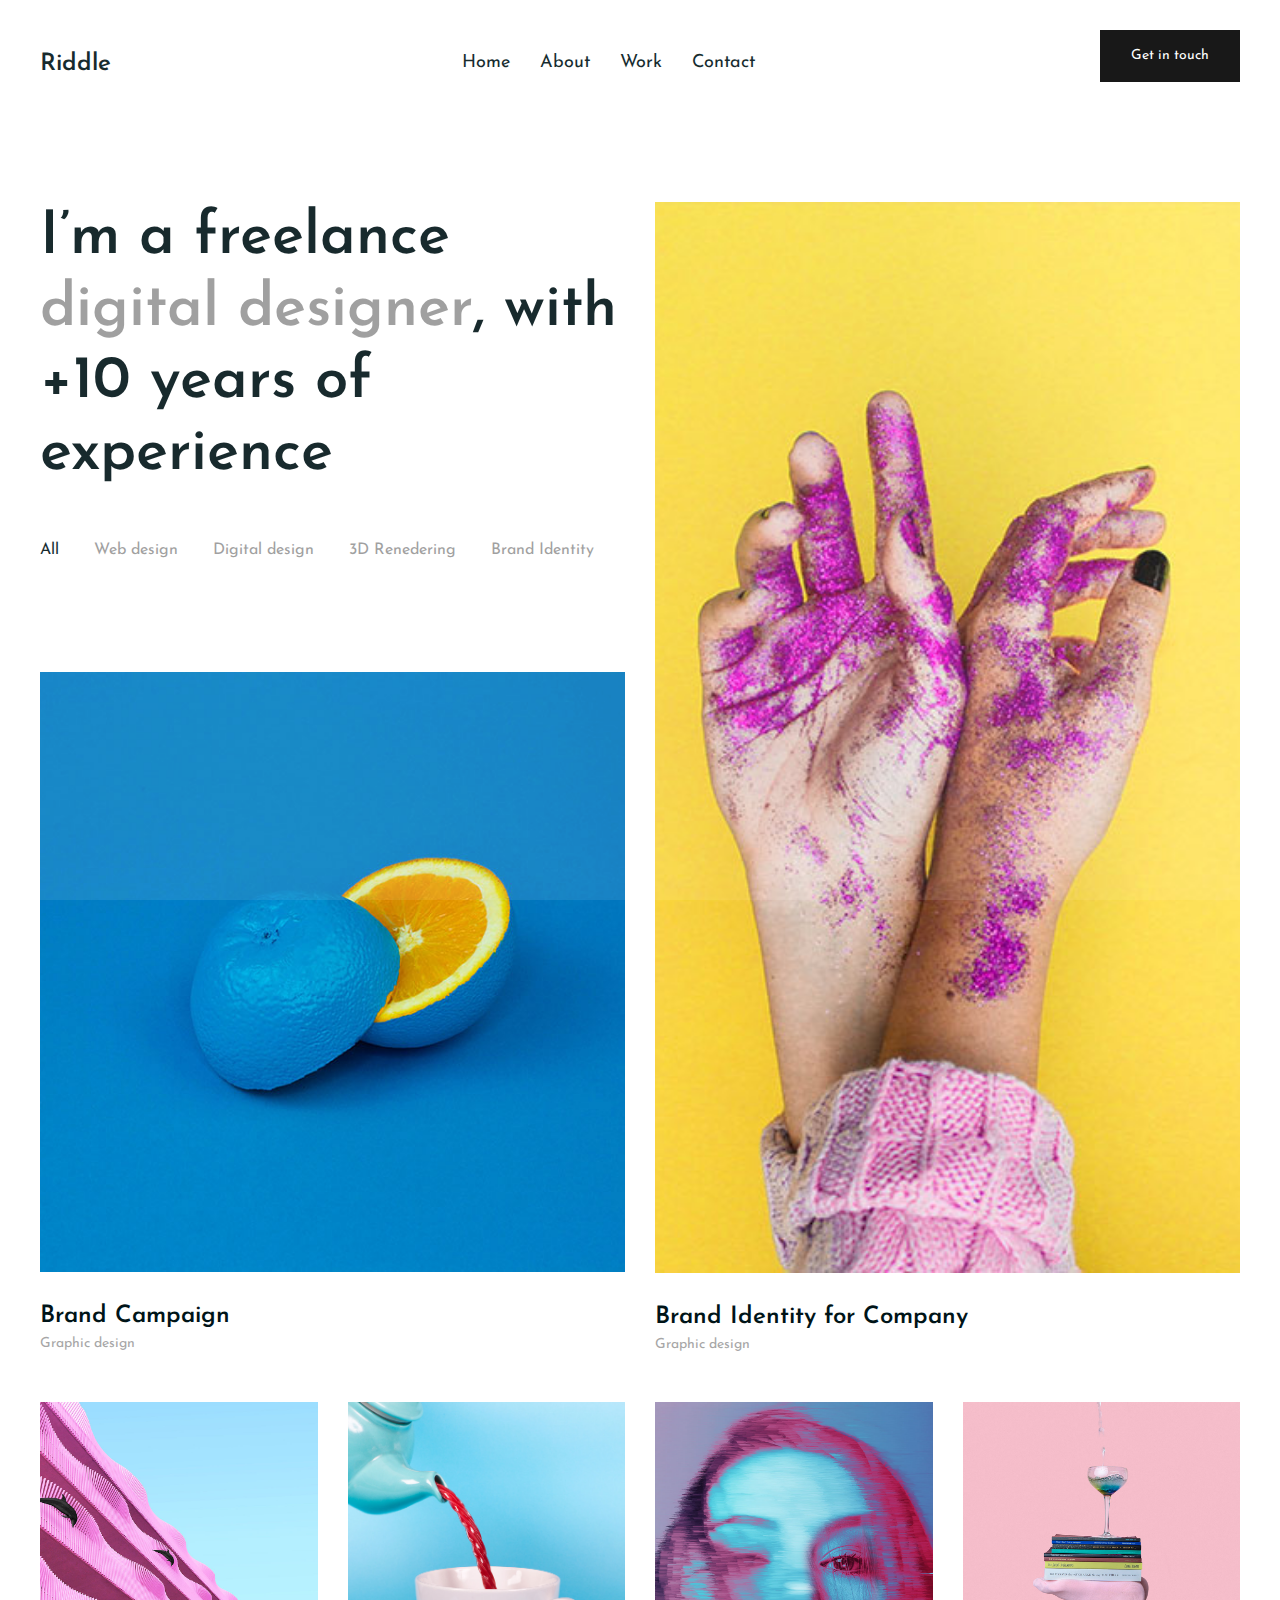
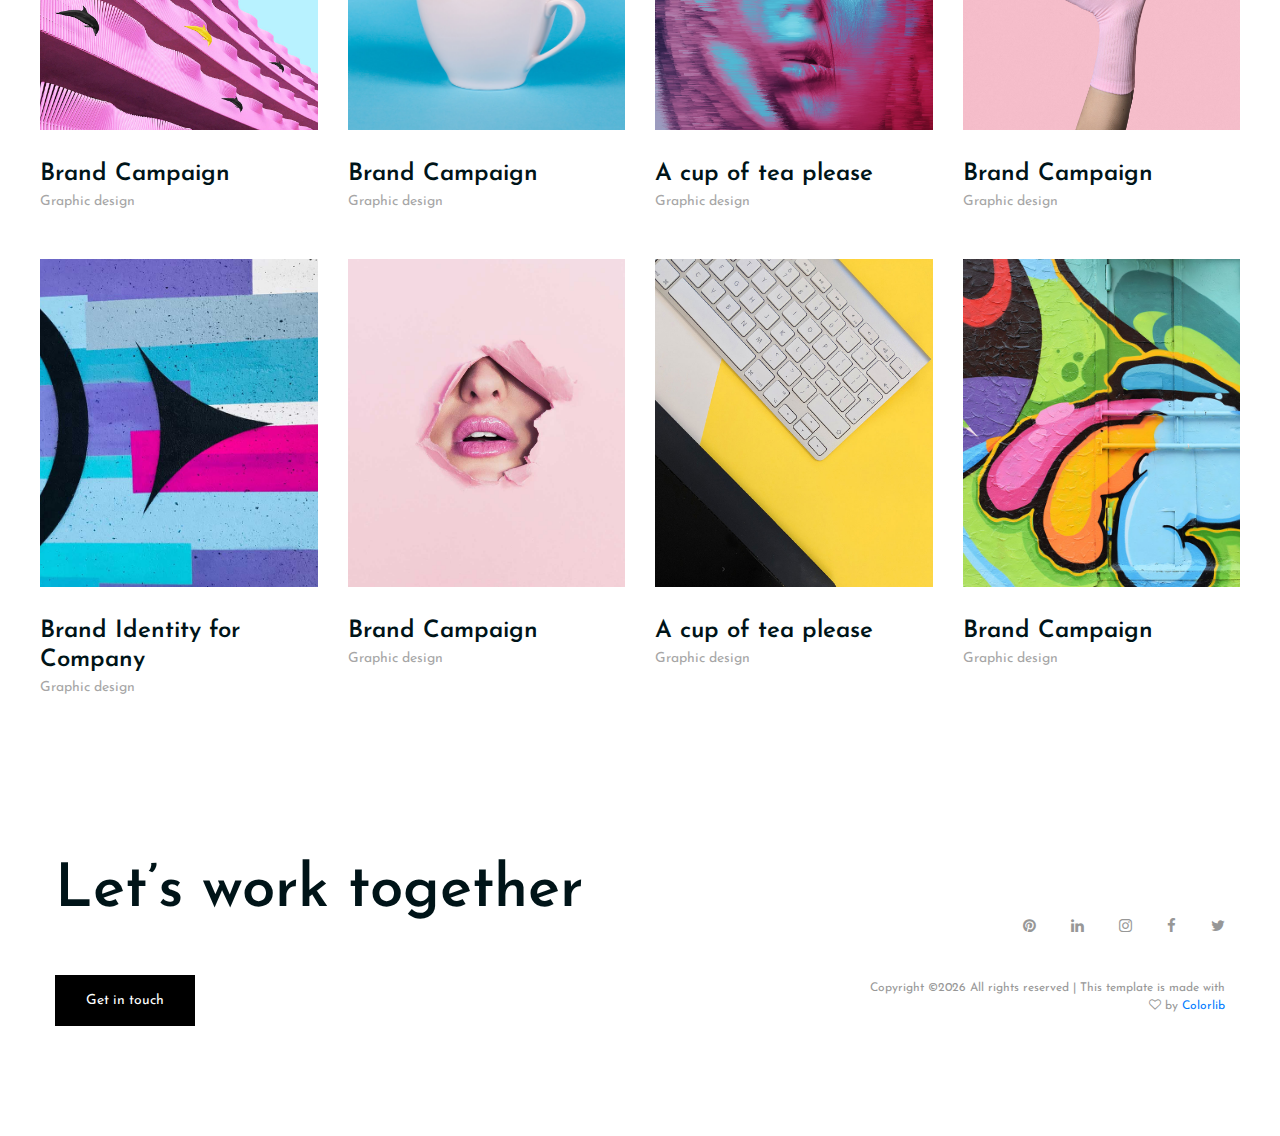
<file: home-2.html>
<!DOCTYPE html>
<html lang="en">
<head>
	<title>Riddle - Portfolio Template</title>
	<meta charset="UTF-8">
	<meta name="description" content="Riddle - Portfolio Template">
	<meta name="keywords" content="portfolio, riddle, onepage, creative, html">
	<meta name="viewport" content="width=device-width, initial-scale=1.0">
	<!-- Favicon -->   
	<link href="img/favicon.ico" rel="shortcut icon"/>

	<!-- Google Fonts -->
	<link href="https://fonts.googleapis.com/css?family=Josefin+Sans:400,400i,600,600i,700" rel="stylesheet">

	<!-- Stylesheets -->
	<link rel="stylesheet" href="css/bootstrap.min.css"/>
	<link rel="stylesheet" href="css/font-awesome.min.css"/>
	<link rel="stylesheet" href="css/magnific-popup.css"/>
	<link rel="stylesheet" href="css/style.css"/>


	<!--[if lt IE 9]>
	  <script src="https://oss.maxcdn.com/html5shiv/3.7.2/html5shiv.min.js"></script>
	  <script src="https://oss.maxcdn.com/respond/1.4.2/respond.min.js"></script>
	<![endif]-->

</head>
<body class="body-pad">
	<!-- Page Preloder -->
	<div id="preloder">
		<div class="loader"></div>
	</div>
	
	<!-- header section start -->
	<header class="header-section">
		<div class="container-fluid">
			<div class="row">
				<div class="logo">
					<h2 class="site-logo">Riddle</h2>
				</div>
				<div class="home-2 container text-left text-md-right">
					<nav class="main-menu">
						<ul>
							<li><a href="home.html">Home</a></li>
							<li><a href="about.html">About</a></li>
							<li><a href="home-2.html">Work</a></li>
							<li><a href="contact.html">Contact</a></li>
						</ul>
					</nav>
				</div>
				<a href="" class="site-btn header-btn">Get in touch</a>
			</div>
		</div>
		<div class="nav-switch">
			<i class="fa fa-bars"></i>
		</div>
	</header>
	<!-- header section end -->


	<!-- portfolio section start -->
	<section class="portfolio-section pt100">
		<div class="container">
			
		</div>                       
		<div class="container-fluid p-0">
			<div class="row portfolios-area">
				<div class="col-lg-6">
					<div class="portfolio-intro">
						<h2 class="section-title mb-5">I’m a freelance <span>digital designer</span>, with +10 years of experience</h2>
						<ul class="portfolio-filter controls">
							<li class="control" data-filter="all">All</li>
							<li class="control" data-filter=".web">Web design</li>
							<li class="control" data-filter=".digital">Digital design</li>
							<li class="control" data-filter=".rened">3D Renedering</li>
							<li class="control" data-filter=".brand">Brand Identity</li>
						</ul>
					</div>
				</div>
				<div class="first-item col-md-6 col-lg-12 mix digital p-lg-0">
					<a href="img/portfolio/1.jpg" class="portfolio-item set-bg " data-setbg="img/portfolio/1.jpg">
						<div class="pi-inner">
							<h2>+ See Project</h2>
						</div>			
					</a>
					<div class="portfolio-meta">
						<h2>Brand Campaign</h2>
						<p>Graphic design</p>
					</div>
				</div>
				<div class="second-item mix col-md-6 web">
					<a href="img/portfolio/2.jpg" class="portfolio-item set-bg" data-setbg="img/portfolio/2.jpg">
						<div class="pi-inner">
							<h2>+ See Project</h2>
						</div>						
					</a>
					<div class="portfolio-meta">
						<h2>Brand Identity for Company</h2>
						<p>Graphic design</p>
					</div>
				</div>
				<div class="mix col-md-6 col-lg-3 rened">
					<a href="img/portfolio/3.jpg" class="portfolio-item pi-style2 set-bg" data-setbg="img/portfolio/3.jpg">
						<div class="pi-inner">
							<h2>+ See Project</h2>
						</div>						
					</a>
					<div class="portfolio-meta">
						<h2>Brand Campaign</h2>
						<p>Graphic design</p>
					</div>
				</div>
				<div class="mix col-md-6 col-lg-3 digital">
					<a href="img/portfolio/4.jpg" class="portfolio-item pi-style2 set-bg" data-setbg="img/portfolio/4.jpg">
						<div class="pi-inner">
							<h2>+ See Project</h2>
						</div>						
					</a>
					<div class="portfolio-meta">
						<h2>Brand Campaign</h2>
						<p>Graphic design</p>
					</div>
				</div>
				<div class="mix col-md-6 col-lg-3 rened">
					<a href="img/portfolio/5.jpg" class="portfolio-item pi-style2 set-bg" data-setbg="img/portfolio/5.jpg">
						<div class="pi-inner">
							<h2>+ See Project</h2>
						</div>						
					</a>
					<div class="portfolio-meta">
						<h2>A cup of tea please</h2>
						<p>Graphic design</p>
					</div>
				</div>
				<div class="mix col-md-6 col-lg-3 brand">
					<a href="img/portfolio/6.jpg" class="portfolio-item pi-style2 set-bg" data-setbg="img/portfolio/6.jpg">
						<div class="pi-inner">
							<h2>+ See Project</h2>
						</div>						
					</a>
					<div class="portfolio-meta">
						<h2>Brand Campaign</h2>
						<p>Graphic design</p>
					</div>
				</div>
				<div class="mix col-md-6 col-lg-3 brand">
					<a href="img/portfolio/9.jpg" class="portfolio-item pi-style2 set-bg" data-setbg="img/portfolio/9.jpg">
						<div class="pi-inner">
							<h2>+ See Project</h2>
						</div>						
					</a>
					<div class="portfolio-meta">
						<h2>Brand Identity for Company</h2>
						<p>Graphic design</p>
					</div>
				</div>
				<div class="mix col-md-6 col-lg-3 rened">
					<a href="img/portfolio/10.jpg" class="portfolio-item pi-style2 set-bg" data-setbg="img/portfolio/10.jpg">
						<div class="pi-inner">
							<h2>+ See Project</h2>
						</div>						
					</a>
					<div class="portfolio-meta">
						<h2>Brand Campaign</h2>
						<p>Graphic design</p>
					</div>
				</div>
				<div class="mix col-md-6 col-lg-3 digital">
					<a href="img/portfolio/7.jpg" class="portfolio-item pi-style2 set-bg" data-setbg="img/portfolio/7.jpg">
						<div class="pi-inner">
							<h2>+ See Project</h2>
						</div>						
					</a>
					<div class="portfolio-meta">
						<h2>A cup of tea please</h2>
						<p>Graphic design</p>
					</div>
				</div>
				<div class="mix col-md-6 col-lg-3 brand">
					<a href="img/portfolio/8.jpg" class="portfolio-item pi-style2 set-bg" data-setbg="img/portfolio/8.jpg">
						<div class="pi-inner">
							<h2>+ See Project</h2>
						</div>						
					</a>
					<div class="portfolio-meta">
						<h2>Brand Campaign</h2>
						<p>Graphic design</p>
					</div>
				</div>
			</div>
		</div>
	</section>
	<!-- portfolio section end -->


	<!-- footer section start -->
	<footer class="footer-section">
		<div class="container-fluid">
			<div class="row">
				<div class="col-md-8">
					<h2 class="section-title mb-5">Let’s work together</h2>
					<a href="" class="site-btn">Get in touch</a>
				</div>
				<div class="col-md-4 text-md-right">
					<div class="social-links">
						<a href=""><span class="fa fa-pinterest"></span></a>
						<a href=""><span class="fa fa-linkedin"></span></a>
						<a href=""><span class="fa fa-instagram"></span></a>
						<a href=""><span class="fa fa-facebook"></span></a>
						<a href=""><span class="fa fa-twitter"></span></a>
					</div>
					<div class="copyright"><!-- Link back to Colorlib can't be removed. Template is licensed under CC BY 3.0. -->
Copyright &copy;<script>document.write(new Date().getFullYear());</script> All rights reserved | This template is made with <i class="fa fa-heart-o" aria-hidden="true"></i> by <a href="https://colorlib.com" target="_blank">Colorlib</a>
<!-- Link back to Colorlib can't be removed. Template is licensed under CC BY 3.0. -->
</div>
				</div>
			</div>
		</div>
	</footer>
	<!-- footer section end -->



	<!--====== Javascripts & Jquery ======-->
	<script src="js/jquery-2.1.4.min.js"></script>
	<script src="js/bootstrap.min.js"></script>
	<script src="js/mixitup.min.js"></script>
	<script src="js/magnific-popup.min.js"></script>
	<script src="js/main.js"></script>
</body>
</html>
</file>
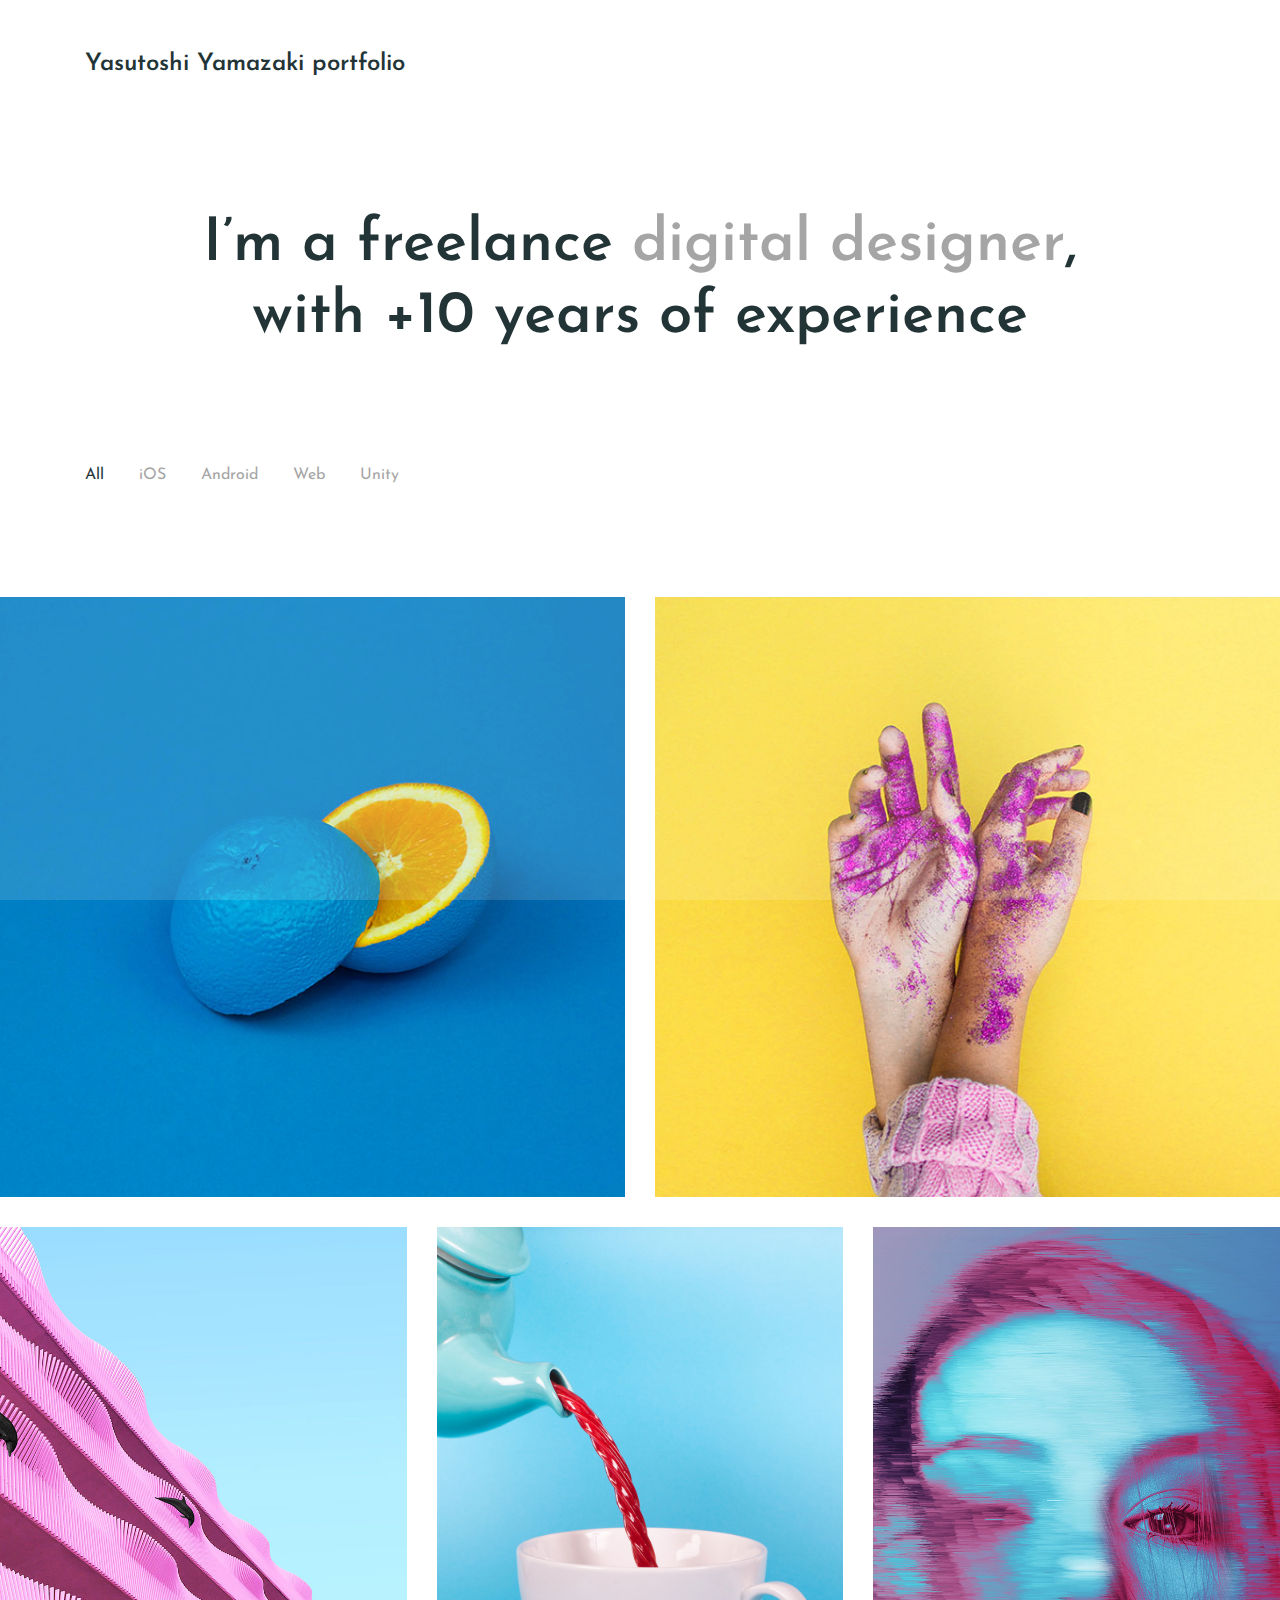
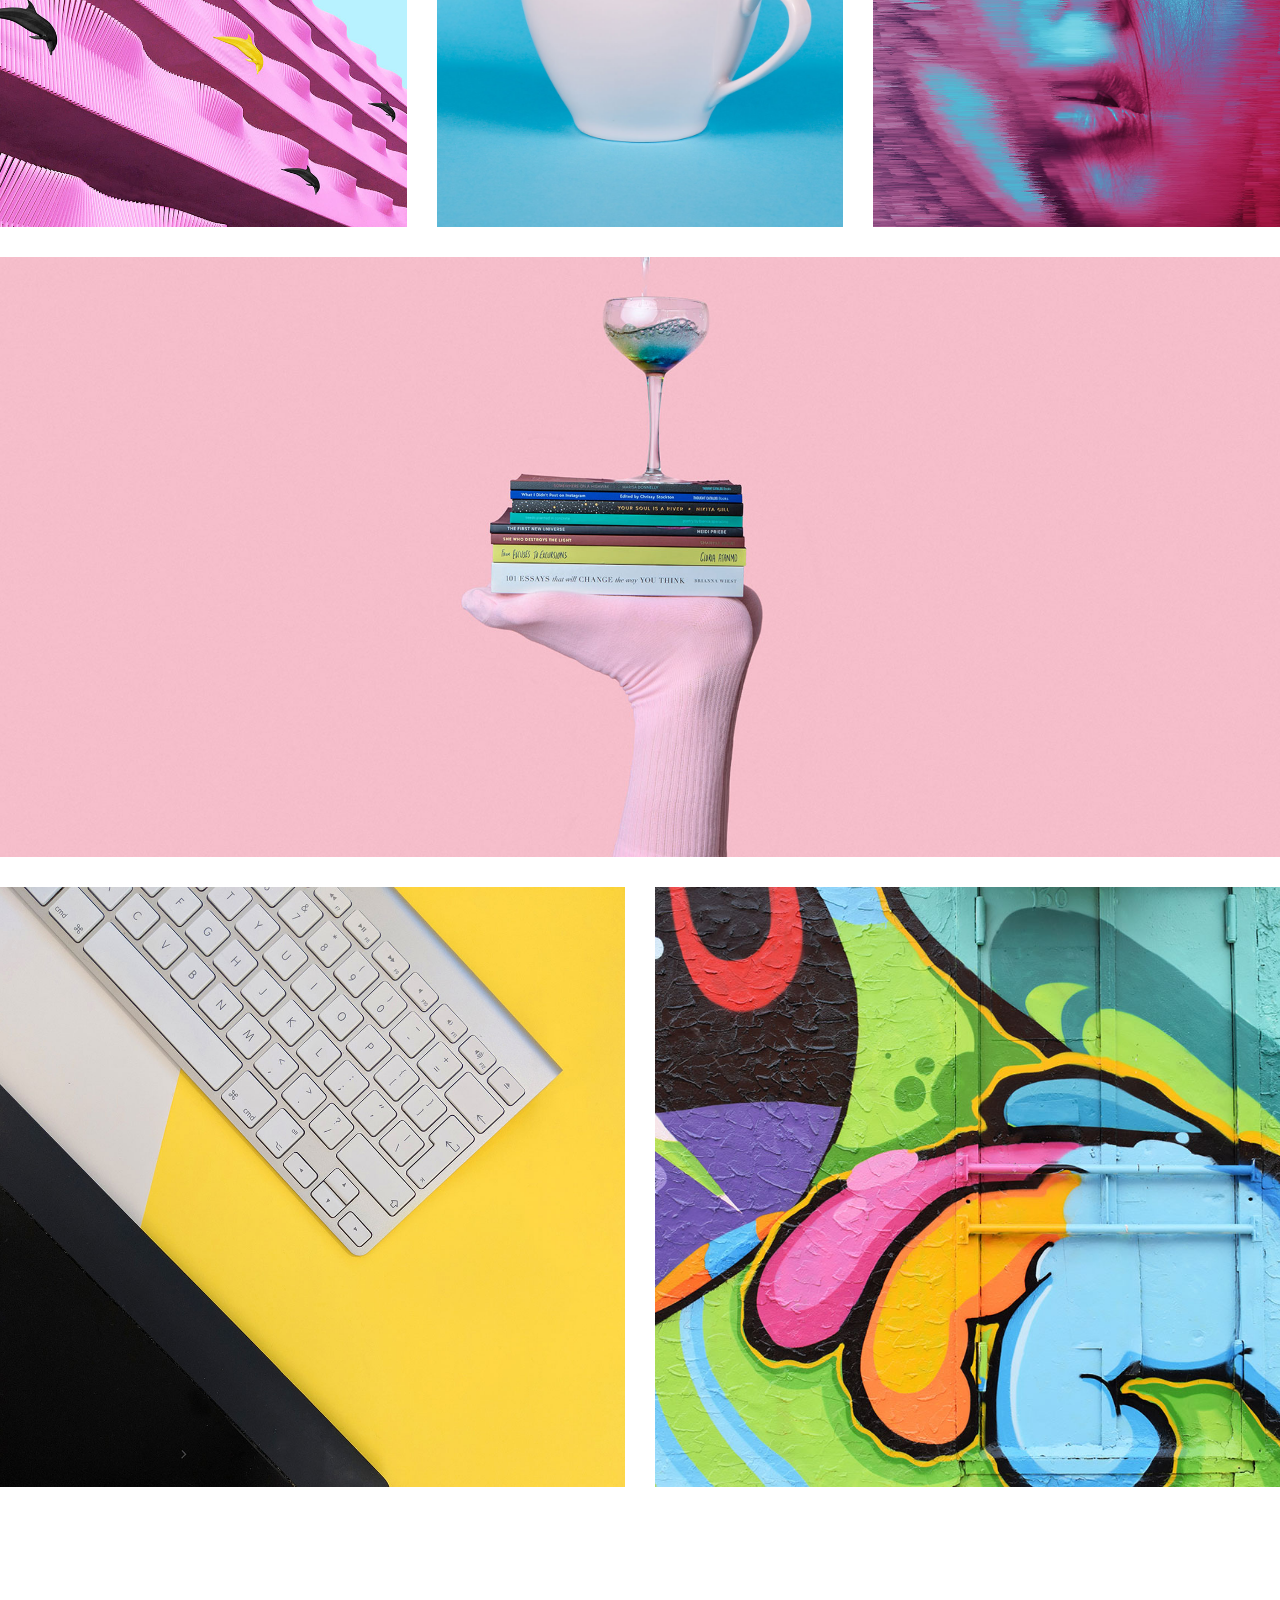
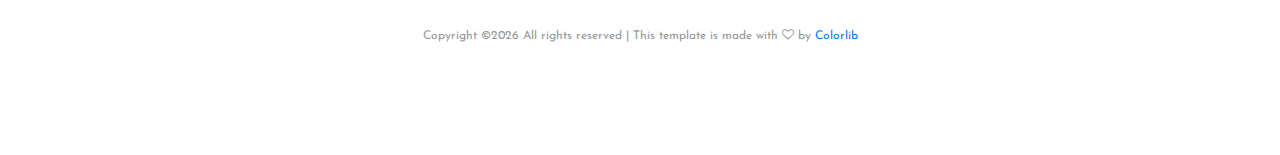
<file: home.html>
<!DOCTYPE html>
<html lang="ja">
<head>
	<title>Yasutoshi Yamazaki portfolio</title>
	<meta charset="UTF-8">
	<meta name="description" content="Riddle - Portfolio Template">
	<meta name="keywords" content="portfolio, riddle, onepage, creative, html">
	<meta name="viewport" content="width=device-width, initial-scale=1.0">
	<!-- Favicon -->   
	<link href="img/favicon.ico" rel="shortcut icon"/>

	<!-- Google Fonts -->
	<link href="https://fonts.googleapis.com/css?family=Josefin+Sans:400,400i,600,600i,700" rel="stylesheet">

	<!-- Stylesheets -->
	<link rel="stylesheet" href="css/bootstrap.min.css"/>
	<link rel="stylesheet" href="css/font-awesome.min.css"/>
	<link rel="stylesheet" href="css/magnific-popup.css"/>
	<link rel="stylesheet" href="css/style.css"/>


	<!--[if lt IE 9]>
	  <script src="https://oss.maxcdn.com/html5shiv/3.7.2/html5shiv.min.js"></script>
	  <script src="https://oss.maxcdn.com/respond/1.4.2/respond.min.js"></script>
	<![endif]-->

</head>
<body>
	<!-- Page Preloder -->
	<div id="preloder">
		<div class="loader"></div>
	</div>

	<!-- header section start -->
	<header class="header-section">
		<div class="container">
			<div class="row">
				<div class="col-lg-4 col-md-3">
					<div class="logo">
						<h2 class="site-logo">Yasutoshi Yamazaki portfolio</h2>
					</div>
				</div>
				<div class="col-lg-8 col-md-9">
					<!--<a href="" class="site-btn header-btn">Get in touch</a>-->
					<nav class="main-menu">
						<ul>
						<!--	<li><a href="home.html">Home</a></li>
							<li><a href="about.html">About</a></li>
							<li><a href="home-2.html">Work</a></li>
							<li><a href="contact.html">Contact</a></li>-->
						</ul>
					</nav>
				</div>
			</div>
		</div>
		<div class="nav-switch">
			<i class="fa fa-bars"></i>
		</div>
	</header>
	<!-- header section end -->

	<!-- intro section start -->
	<section class="intro-section">
		<div class="container text-center">
			<div class="row">
				<div class="col-xl-10 offset-xl-1">
					<h2 class="section-title">I’m a freelance <span>digital designer</span>, with +10 years of experience</h2>
				</div>
			</div>
		</div>
	</section>
	<!-- intro section end -->


	<!-- portfolio section start -->
	<section class="portfolio-section">
		<div class="container">
			<ul class="portfolio-filter controls">
				<li class="control" data-filter="all">All</li>
				<li class="control" data-filter=".web">iOS</li>
				<li class="control" data-filter=".digital">Android</li>
				<li class="control" data-filter=".rened">Web</li>
				<li class="control" data-filter=".brand">Unity</li>
			</ul>
		</div>                       
		<div class="container-fluid p-md-0 ">
			<div class="row portfolios-area">
				<div class="mix col-lg-6 col-md-6 web">
					<a href="img/portfolio/1.jpg" class="portfolio-item set-bg" data-setbg="img/portfolio/1.jpg">
						<div class="pi-inner">
							<h2>+ See Project</h2>
						</div>						
					</a>
				</div>
				<div class="mix col-lg-6 col-md-6 digital">
					<a href="img/portfolio/2.jpg" class="portfolio-item set-bg " data-setbg="img/portfolio/2.jpg">
						<div class="pi-inner">
							<h2>+ See Project</h2>
						</div>						
					</a>
				</div>
				<div class="mix col-lg-4 col-md-6 web">
					<a href="img/portfolio/3.jpg" class="portfolio-item set-bg" data-setbg="img/portfolio/3.jpg">
						<div class="pi-inner">
							<h2>+ See Project</h2>
						</div>						
					</a>
				</div>
				<div class="mix col-lg-4 col-md-6 digital">
					<a href="img/portfolio/4.jpg" class="portfolio-item set-bg" data-setbg="img/portfolio/4.jpg">
						<div class="pi-inner">
							<h2>+ See Project</h2>
						</div>						
					</a>
				</div>
				<div class="mix col-lg-4 col-md-6 rened">
					<a href="img/portfolio/5.jpg" class="portfolio-item set-bg" data-setbg="img/portfolio/5.jpg">
						<div class="pi-inner">
							<h2>+ See Project</h2>
						</div>						
					</a>
				</div>
				<div class="mix col-lg-12 col-md-6 brand">
					<a href="img/portfolio/6.jpg" class="portfolio-item set-bg" data-setbg="img/portfolio/6.jpg">
						<div class="pi-inner">
							<h2>+ See Project</h2>
						</div>						
					</a>
				</div>
				<div class="mix col-lg-6 col-md-6 rened">
					<a href="img/portfolio/7.jpg" class="portfolio-item set-bg" data-setbg="img/portfolio/7.jpg">
						<div class="pi-inner">
							<h2>+ See Project</h2>
						</div>						
					</a>
				</div>
				<div class="mix col-lg-6 col-md-6 brand">
					<a href="img/portfolio/8.jpg" class="portfolio-item set-bg" data-setbg="img/portfolio/8.jpg">
						<div class="pi-inner">
							<h2>+ See Project</h2>
						</div>						
					</a>
				</div>
			</div>
		</div>
	</section>
	<!-- portfolio section end -->


	<!-- footer section start -->
	<footer class="footer-section text-center">
		<!--<div class="container">
			<h2 class="section-title mb-5">Let’s work together</h2>
			<a href="" class="site-btn">Get in touch</a>
			<div class="social-links">
				<a href=""><span class="fa fa-pinterest"></span></a>
				<a href=""><span class="fa fa-linkedin"></span></a>
				<a href=""><span class="fa fa-instagram"></span></a>
				<a href=""><span class="fa fa-facebook"></span></a>
				<a href=""><span class="fa fa-twitter"></span></a>
			</div>-->
			<div class="copyright"><!-- Link back to Colorlib can't be removed. Template is licensed under CC BY 3.0. -->
Copyright &copy;<script>document.write(new Date().getFullYear());</script> All rights reserved | This template is made with <i class="fa fa-heart-o" aria-hidden="true"></i> by <a href="https://colorlib.com" target="_blank">Colorlib</a>
<!-- Link back to Colorlib can't be removed. Template is licensed under CC BY 3.0. -->
</div>
		</div>
	</footer>
	<!-- footer section end -->



	<!--====== Javascripts & Jquery ======-->
	<script src="js/jquery-2.1.4.min.js"></script>
	<script src="js/bootstrap.min.js"></script>
	<script src="js/mixitup.min.js"></script>
	<script src="js/magnific-popup.min.js"></script>
	<script src="js/main.js"></script>
</body>
</html>
</file>
<file: css/style.css>
/* =================================
------------------------------------
  Riddle - Portfolio
  Version: 1.0
 ------------------------------------ 
 ====================================*/

/*----------------------------------------*/
/* Template default CSS
/*----------------------------------------*/

html,
body {
  height: 100%;
  font-family: 'Josefin Sans', sans-serif;
}

h1,
h2,
h3,
h4,
h5,
h6 {
  color: #001418;
  margin: 0;
  font-weight: 600;
  font-family: 'Josefin Sans', sans-serif;
}

p {
  font-size: 18px;
  color: #979797;
  line-height: 1.8;
}

img {
  max-width: 100%;
}

input:focus,
select:focus,
button:focus,
textarea:focus {
  outline: none;
}

a:hover,
a:focus {
  text-decoration: none;
  outline: none;
}

ul,
ol {
  padding: 0;
  margin: 0;
}

/*------------------------
  Helper css
--------------------------*/
.body-pad {
  padding: 0 40px;
}

.spad {
  padding: 100px 0;
}

.pt100 {
  padding-top: 100px;
}

.set-bg {
  background-repeat: no-repeat;
  background-size: cover;
}

.section-title {
  font-size: 60px;
}

.section-title span {
  color: #979797;
}

/*------------------------
  Common Elements
--------------------------*/
.element {
  margin-bottom: 100px;
}

.element:last-child {
  margin-bottom: 0;
}

/*=== Preloder ===*/
#preloder {
  position: fixed;
  width: 100%;
  height: 100%;
  top: 0;
  left: 0;
  z-index: 999999;
  background: #fff;
}

.loader {
  width: 30px;
  height: 30px;
  border: 3px solid #000;
  position: absolute;
  top: 50%;
  left: 50%;
  margin-top: -13px;
  margin-left: -13px;
  border-radius: 60px;
  border-left-color: transparent;
  animation: loader 0.8s linear infinite;
  -webkit-animation: loader 0.8s linear infinite;
}

@keyframes loader {
  0% {
    -webkit-transform: rotate(0deg);
            transform: rotate(0deg);
  }
  50% {
    -webkit-transform: rotate(180deg);
            transform: rotate(180deg);
  }
  100% {
    -webkit-transform: rotate(360deg);
            transform: rotate(360deg);
  }
}

@-webkit-keyframes loader {
  0% {
    -webkit-transform: rotate(0deg);
  }
  50% {
    -webkit-transform: rotate(180deg);
  }
  100% {
    -webkit-transform: rotate(360deg);
  }
}

/*=== Buttons ===*/
.site-btn {
  display: inline-block;
  font-size: 14px;
  min-width: 140px;
  text-align: center;
  padding: 15px 10px;
  position: relative;
  color: #fff;
  border: none;
  background-color: #000;
  margin-right: 15px;
  z-index: 1;
}

.site-btn.btn-fade {
  background-color: #979797;
}

.site-btn.btn-line {
  background: none;
  border: 2px solid #000;
  color: #000;
  padding: 13px 10px;
}

.site-btn.btn-line:hover {
  color: #000;
}

.site-btn.btn-line-fade {
  background: none;
  border: 2px solid #979797;
  color: #979797;
  padding: 13px 10px;
}

.site-btn.btn-line-fade:hover {
  color: #979797;
}

.site-btn:hover {
  color: #fff;
}

/*===  Accordion  ===*/
.accordion-area .panel {
  margin-bottom: 30px;
}

.accordion-area .panel-header {
  background: #000;
  color: #fff;
  display: block;
  padding: 12px 50px;
  padding-left: 30px;
  font-size: 14px;
  font-weight: 600;
  position: relative;
  border: 2px solid #000;
  -webkit-transition: all 0.4s ease-out 0s;
  -o-transition: all 0.4s ease-out 0s;
  transition: all 0.4s ease-out 0s;
}

.accordion-area .panel-header.active {
  background: transparent;
  color: #000;
}

.accordion-area .panel-header.active .panel-link:after {
  content: "-";
  color: #000;
}

.accordion-area .panel-header.active .panel-link.collapsed:after {
  content: "+";
}

.accordion-area .panel-link {
  position: absolute;
  right: 0;
  top: 0;
  height: 100%;
  width: 50px;
  border: none;
  cursor: pointer;
  background: transparent;
}

.accordion-area .panel-body p {
  font-size: 14px;
  margin-bottom: 0;
  padding-top: 25px;
}

.accordion-area .panel-body {
  padding: 0 5px;
}

.accordion-area .panel-link:after {
  content: "+";
  position: absolute;
  left: 50%;
  font-size: 16px;
  font-weight: 700;
  top: 50%;
  color: #fff;
  line-height: 16px;
  margin-top: -8px;
  margin-left: -4px;
}

/*===  Tab  ===*/
.tab-element .nav-tabs {
  border-bottom: none;
  margin-bottom: 35px;
}

.tab-element .nav-tabs .nav-link {
  border: 2px solid #000;
  background: #000;
  border-radius: 0;
  margin-right: 10px;
  font-size: 14px;
  font-weight: 500;
  color: #222;
  padding: 15px 40px;
  min-width: 118px;
  font-size: 16px;
  color: #fff;
  margin-bottom: 10px;
}

.tab-element .nav-tabs .nav-item:last-child .nav-link {
  margin-right: 0;
}

.tab-element .nav-tabs .nav-link.active {
  background: transparent;
  color: #000;
}

.tab-element .tab-pane h4 {
  font-size: 18px;
  margin: 25px 0 20px;
}

.tab-element .tab-pane p {
  font-size: 14px;
}

.circle-progress {
  text-align: center;
  position: relative;
}

.circle-progress canvas {
  -webkit-transform: rotate(90deg);
  -ms-transform: rotate(90deg);
  transform: rotate(90deg);
}

.circle-progress .progress-info {
  position: absolute;
  width: 100%;
  top: 30%;
}

.circle-progress .progress-info h2 {
  font-size: 36px;
}

.circle-progress .progress-info p {
  color: #979797;
  font-size: 16px;
  line-height: normal;
}

/*===  Icon Box  ===*/
.icon-box {
  display: -webkit-box;
  display: -ms-flexbox;
  display: flex;
}

.icon-box .icon h2 {
  font-size: 60px;
}

.icon-box .icon-box-content {
  padding-left: 25px;
  padding-top: 10px;
}

.icon-box .icon-box-content h3 {
  font-size: 24px;
  margin-bottom: 25px;
}

/*------------------------
    Header Section
--------------------------*/
.header-section {
  padding-top: 30px;
  padding-bottom: 20px;
  position: relative;
}

.site-logo {
  font-size: 24px;
  padding-top: 20px;
}

.main-menu ul {
  list-style: none;
}

.main-menu ul li {
  display: inline;
}

.main-menu ul li a {
  display: inline-block;
  font-size: 18px;
  color: #001418;
  margin-left: 15px;
  margin-right: 10px;
  padding: 20px 0 5px;
}

.header-btn {
  float: right;
  margin-right: 0;
}

.nav-switch {
  display: none;
}

/*------------------------
    Intro Section
--------------------------*/
.intro-section {
  padding: 110px 0;
}

/*------------------------
    Portfolio Section
--------------------------*/
.portfolio-section {
  overflow: hidden;
}

.portfolio-filter {
  list-style: none;
  padding-bottom: 100px;
}

.portfolio-filter li {
  font-size: 16px;
  display: inline-block;
  margin-right: 30px;
  padding-bottom: 10px;
  color: #979797;
  cursor: pointer;
}

.portfolio-filter li.mixitup-control-active {
  color: #001418;
}

.portfolios-area .gallery-block {
  padding: 0;
}

.gallery-block {
  position: relative;
}

.portfolio-item {
  display: block;
  width: 100%;
  height: 600px;
  background-position: center center;
  position: relative;
  margin-bottom: 30px;
}

.portfolio-item .pi-inner {
  position: absolute;
  width: 100%;
  height: 100%;
  left: 0;
  top: 0;
  background: transparent;
  -webkit-transition: all 0.4s ease 0s;
  -o-transition: all 0.4s ease 0s;
  transition: all 0.4s ease 0s;
}

.portfolio-item .pi-inner h2 {
  opacity: 0;
  font-size: 30px;
  font-weight: 400;
  position: absolute;
  left: 50px;
  bottom: 50px;
  color: #fff;
  letter-spacing: 10px;
  -webkit-transition: all 0.3s ease 0s;
  -o-transition: all 0.3s ease 0s;
  transition: all 0.3s ease 0s;
}

.portfolio-item:hover .pi-inner {
  background: rgba(0, 20, 24, 0.8);
}

.portfolio-item:hover .pi-inner h2 {
  opacity: 1;
  letter-spacing: 0;
}

#unity_inline-popup,#myam_inline-popup,#touchthenumber_inline-popup,#ios_chat_inline-popup{
  background-color: #fff;
  width: 60%;
  margin-left: 20%;
  padding: 20px;
  box-sizing: border-box;
  justify-content: center;
  align-items: center;
}
.iframe_youtube_center{
  margin-left: 20%;
  width: 60%;
}

.public_line{
  color: red;
}

.mfp-close{
  z-index: 10;
  position: relative;
  font-size: 12px;
  width: auto;
  height: auto;
  padding: 0;
}


.set-bg-clear{
  background-image: none;
}
.portfolio-meta {
  padding-bottom: 45px;
}

.portfolio-meta h2 {
  font-size: 24px;
}

.portfolio-meta p {
  font-size: 14px;
  color: #a6a6a6;
  margin-bottom: 0;
}

.portfolio-intro {
  display: block;
}

.img-popup-warp .mfp-content {
  opacity: 0;
  -webkit-transform: scale(0.8);
  -ms-transform: scale(0.8);
  transform: scale(0.8);
  -webkit-transition: all 0.4s;
  -o-transition: all 0.4s;
  transition: all 0.4s;
}

.img-popup-warp.mfp-ready .mfp-content {
  opacity: 1;
  -webkit-transform: scale(1);
  -ms-transform: scale(1);
  transform: scale(1);
}

/*------------------------
    Footer Section
--------------------------*/
.footer-section {
  padding: 110px 0;
}

.footer-section .copyright {
  font-size: 12px;
  color: #979797;
}

.social-links {
  margin-top: 60px;
  margin-bottom: 40px;
}

.social-links a {
  color: #979797;
  font-size: 15px;
  margin-right: 30px;
}

.social-links a:last-child {
  margin-right: 0;
}

/*------------------------
    About Page
--------------------------*/
.pic-frame {
  position: relative;
  padding-left: 25px;
  padding-bottom: 25px;
  display: inline-block;
}

.pic-frame:after {
  position: absolute;
  content: "";
  width: calc(100% - 25px);
  height: calc(100% - 25px);
  bottom: 0;
  left: 0;
  border: 2px solid #000;
  z-index: 1;
}

.milestone {
  margin-top: 15px;
}

.milestone h2 {
  font-size: 60px;
}

.milestone h2 span {
  font-size: 18px;
  color: #979797;
}

/*------------------------
    Blog Page
--------------------------*/
.blog-item {
  margin-bottom: 70px;
}

.blog-item .read-more {
  color: #000;
  position: relative;
  display: inline-block;
  padding-bottom: 5px;
  line-height: 18px;
  font-size: 18px;
}

.blog-item .read-more:after {
  position: absolute;
  content: '';
  width: 100%;
  height: 2px;
  bottom: 0;
  left: 0;
  background: #000;
}

.thumb {
  margin-bottom: 30px;
}

.blog-content h2 {
  font-size: 24px;
  margin-bottom: 15px;
}

.blog-content .blog-meta {
  font-size: 13px;
  color: #979797;
  margin-bottom: 30px;
}

.blog-content p {
  margin-bottom: 30px;
}

/*------------------------
    Contact Page
--------------------------*/
.contect-tect {
  text-align: center;
  margin-bottom: 70px;
}

.contect-tect h2 {
  font-size: 24px;
  margin-bottom: 30px;
}

.contect-tect p {
  font-size: 17px;
}

.contact-form {
  display: block;
  width: 100%;
}

.contact-form input {
  padding-left: 25px;
  height: 60px;
  width: 100%;
  border: none;
  border-bottom: 2px solid #000;
  margin-bottom: 30px;
  font-size: 12px;
}

.contact-form textarea {
  padding-left: 25px;
  height: 200px;
  width: 100%;
  border: none;
  border-bottom: 2px solid #000;
  margin-bottom: 30px;
  font-size: 12px;
}

.contact-form ::-webkit-input-placeholder {
  font-style: italic;
}

.contact-form :-ms-input-placeholder {
  font-style: italic;
}

.contact-form ::-ms-input-placeholder {
  font-style: italic;
}

.contact-form ::placeholder {
  font-style: italic;
}

/* ===========================
  Responsive
==============================*/
@media only screen and (max-width: 1448px) {
  .home-2.container {
    width: auto;
  }
}

/* Medium screen : 992px. */
@media only screen and (min-width: 992px) and (max-width: 1199px) {
  .portfolio-item {
    height: 450px;
  }
}

/* Tablet :768px. */
@media only screen and (min-width: 768px) and (max-width: 991px) {
  .body-pad {
    padding: 0 30px;
  }
  .portfolio-item {
    height: 350px;
  }
}

/* Large Mobile :480px. */
@media only screen and (max-width: 767px) {
  .body-pad {
    padding: 0 15px;
  }
  .main-menu {
    position: absolute;
    background: #efefef;
    width: 100%;
    z-index: 999;
    left: 0;
    top: 30px;
    padding-top: 15px;
    display: none;
  }
  .main-menu ul li a {
    padding: 10px 15px;
    border-bottom: 1px solid #ddd;
    display: block;
  }
  .main-menu ul li {
    display: block;
  }
  .main-menu ul li:last-child a {
    border-bottom: none;
  }
  .home-2 {
    text-align: left;
  }
  .home-2 .main-menu {
    top: 99px;
  }
  .nav-switch {
    position: absolute;
    right: 25px;
    font-size: 30px;
    color: #333;
    top: 35px;
    display: block;
  }
  .header-btn {
    display: none;
  }
  .section-title {
    font-size: 45px;
  }
  .portfolio-filter {
    text-align: center;
  }
}

/* small Mobile :320px. */
@media only screen and (max-width: 479px) {
  .section-title {
    font-size: 30px;
  }
}
</file>
